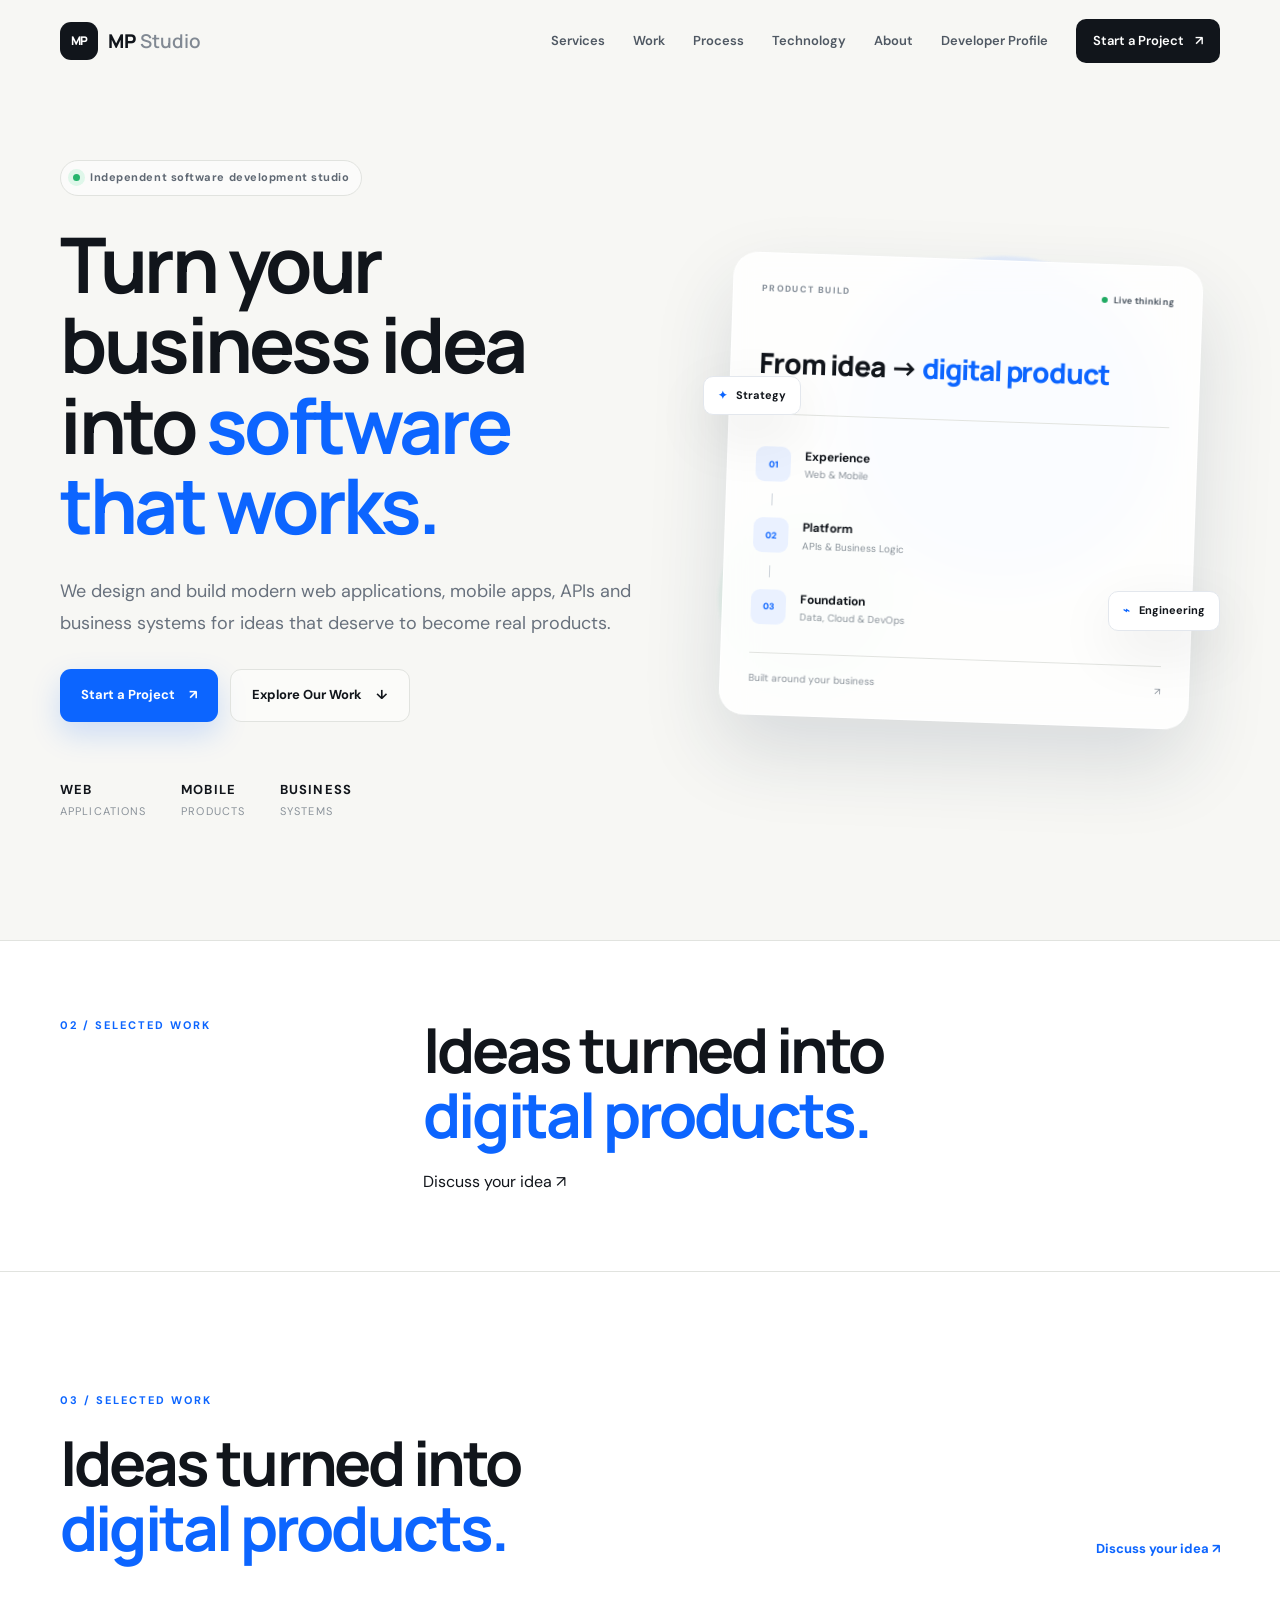
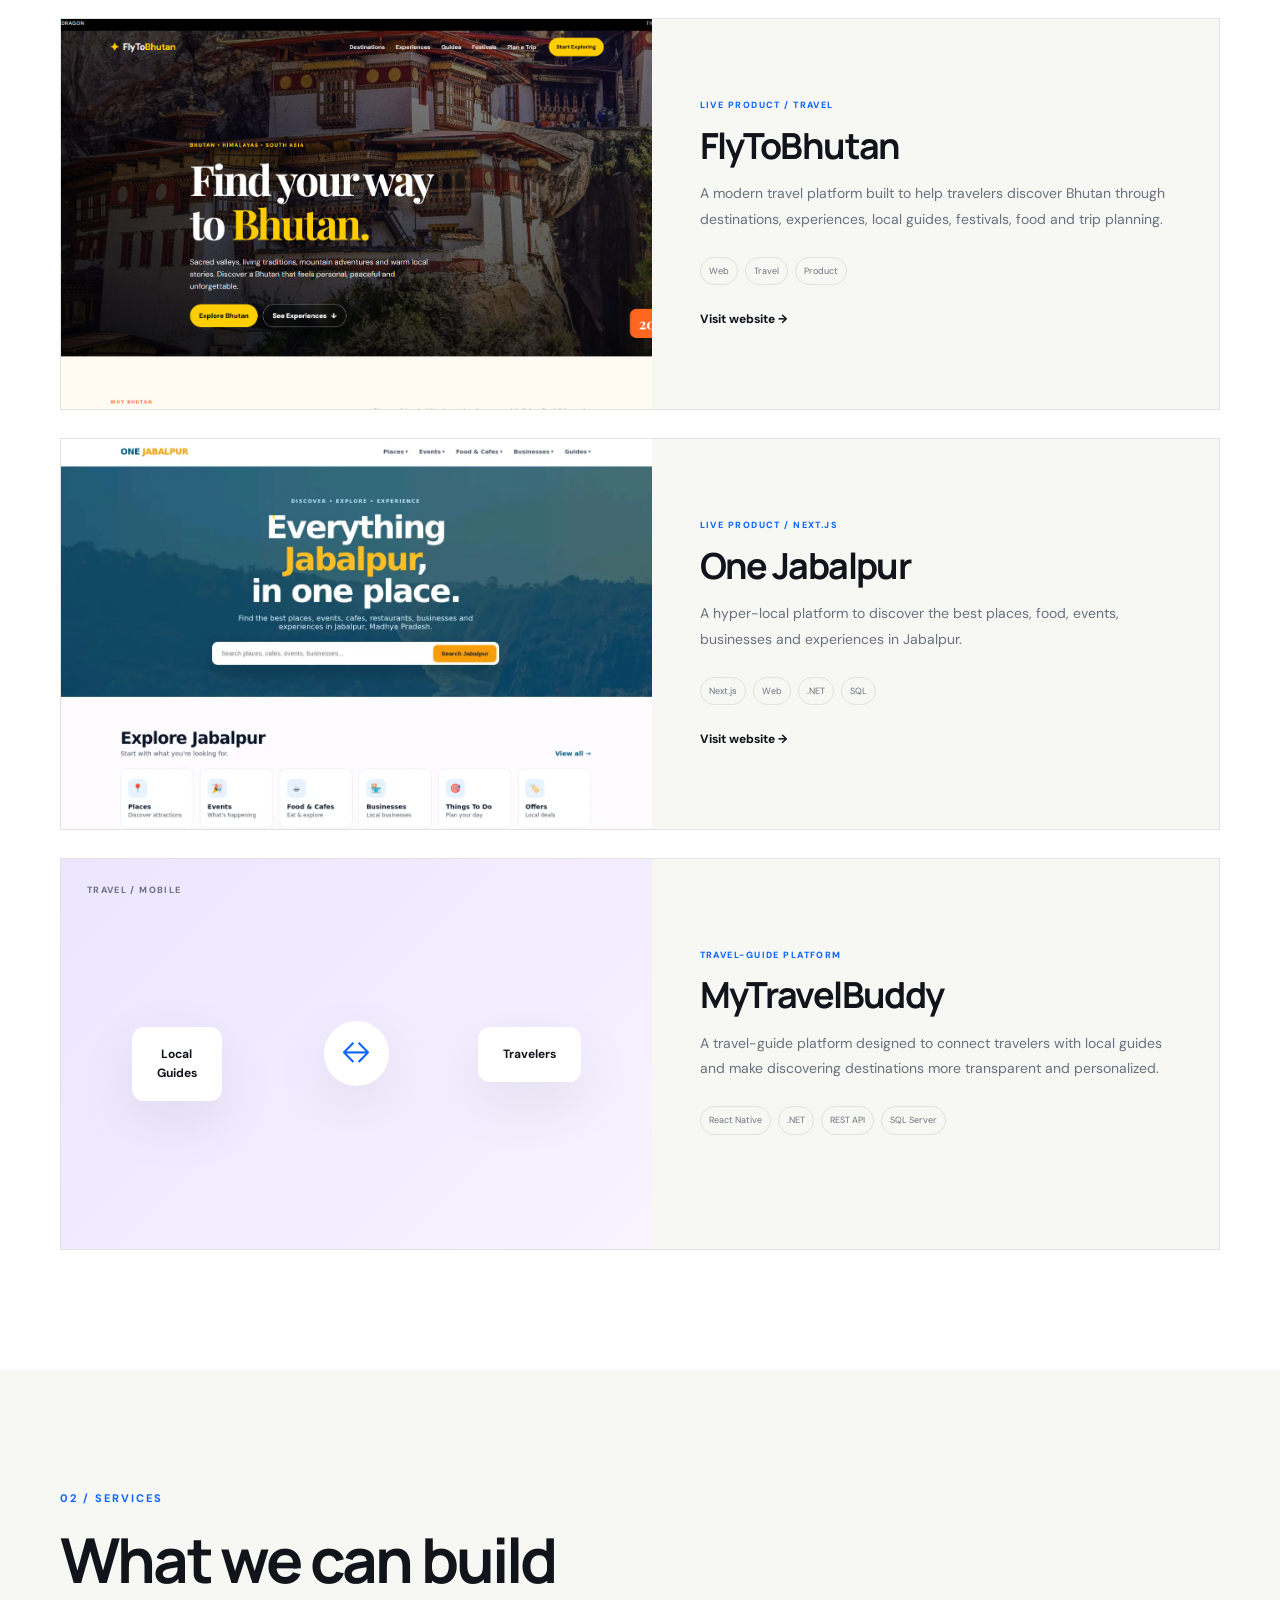
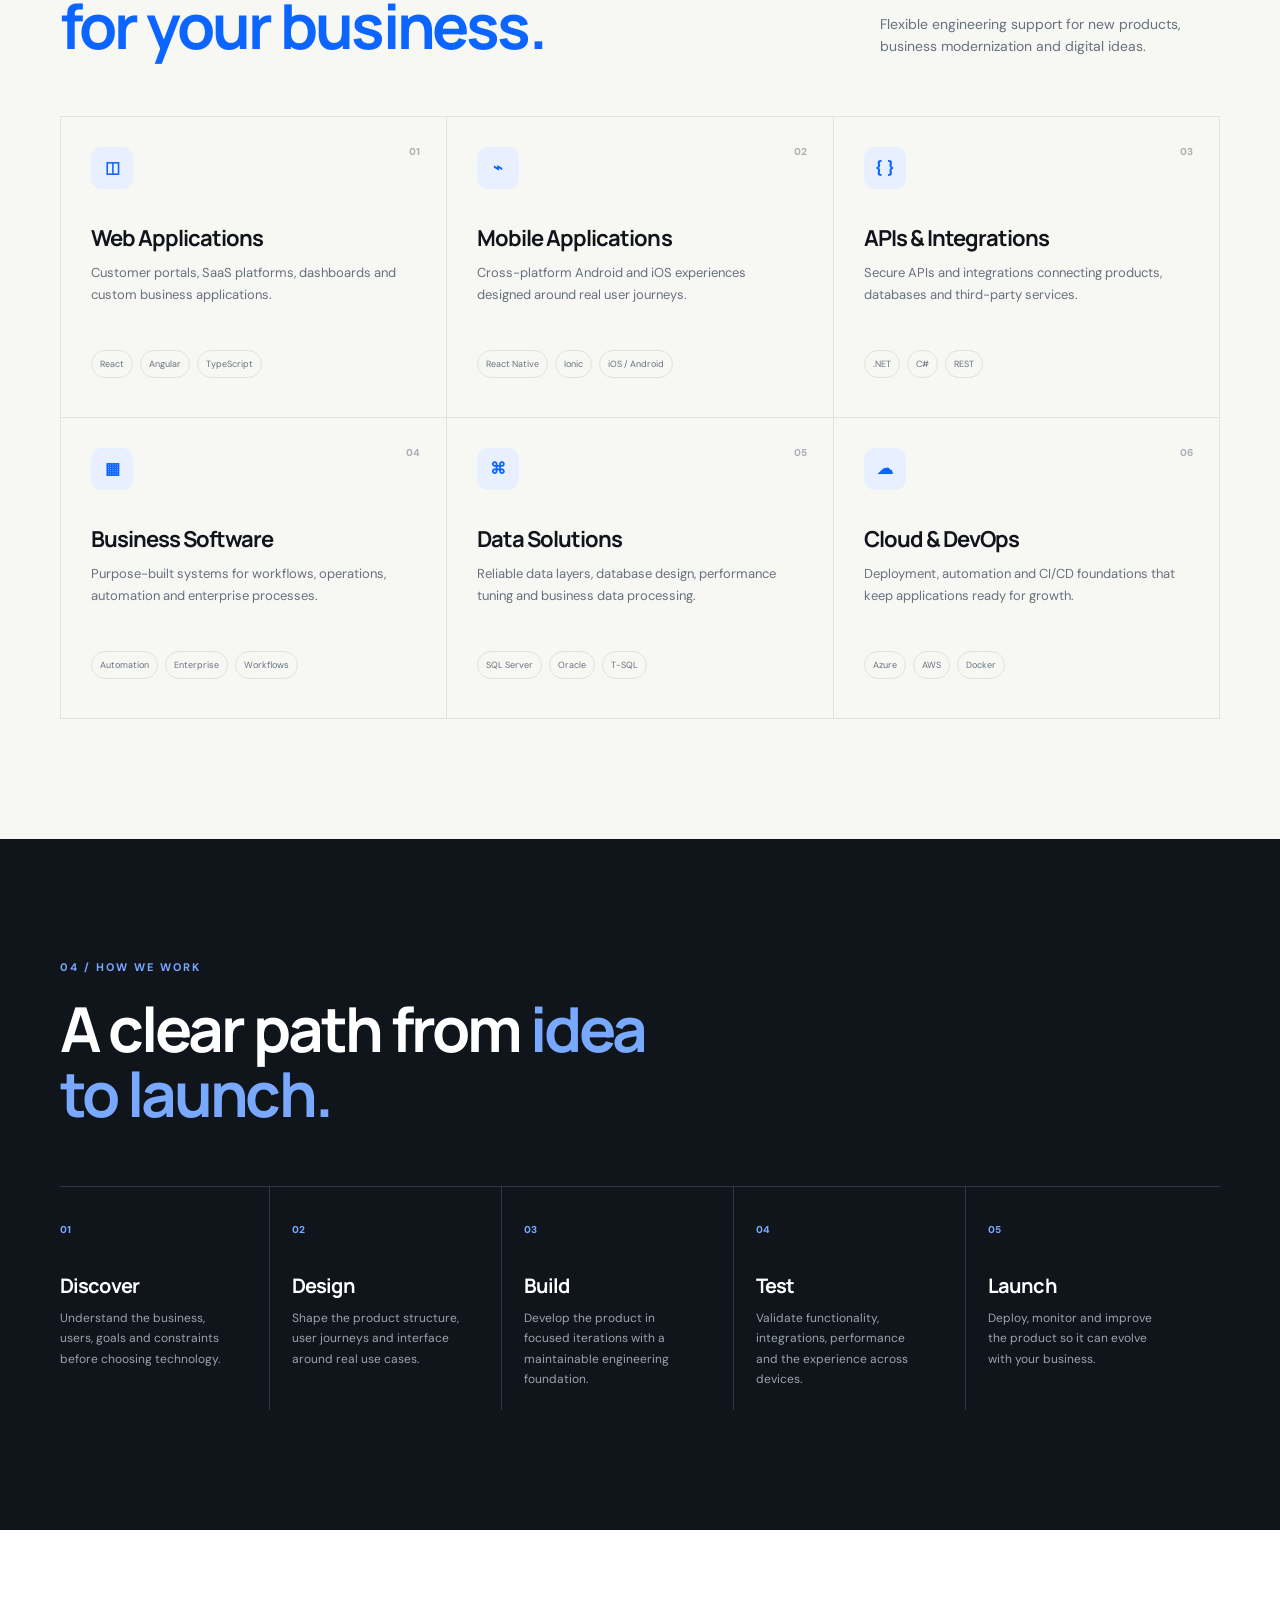
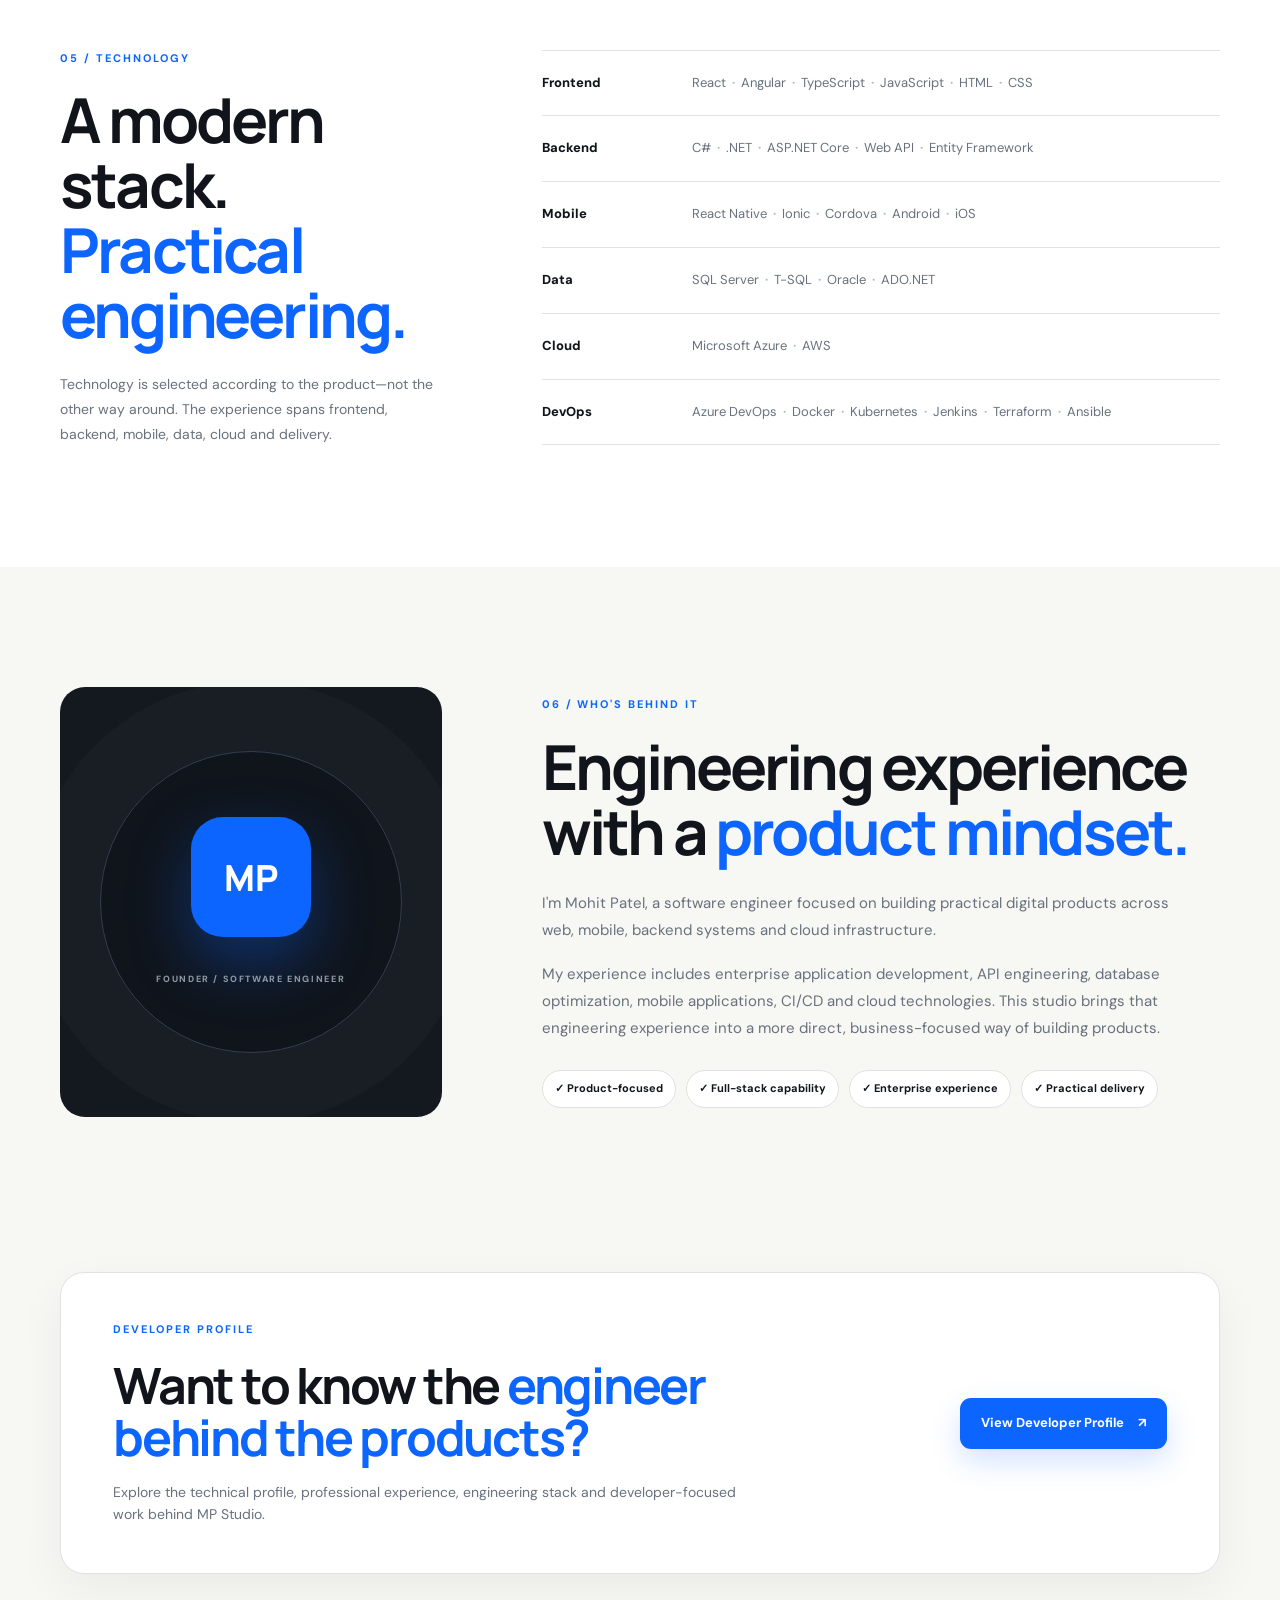
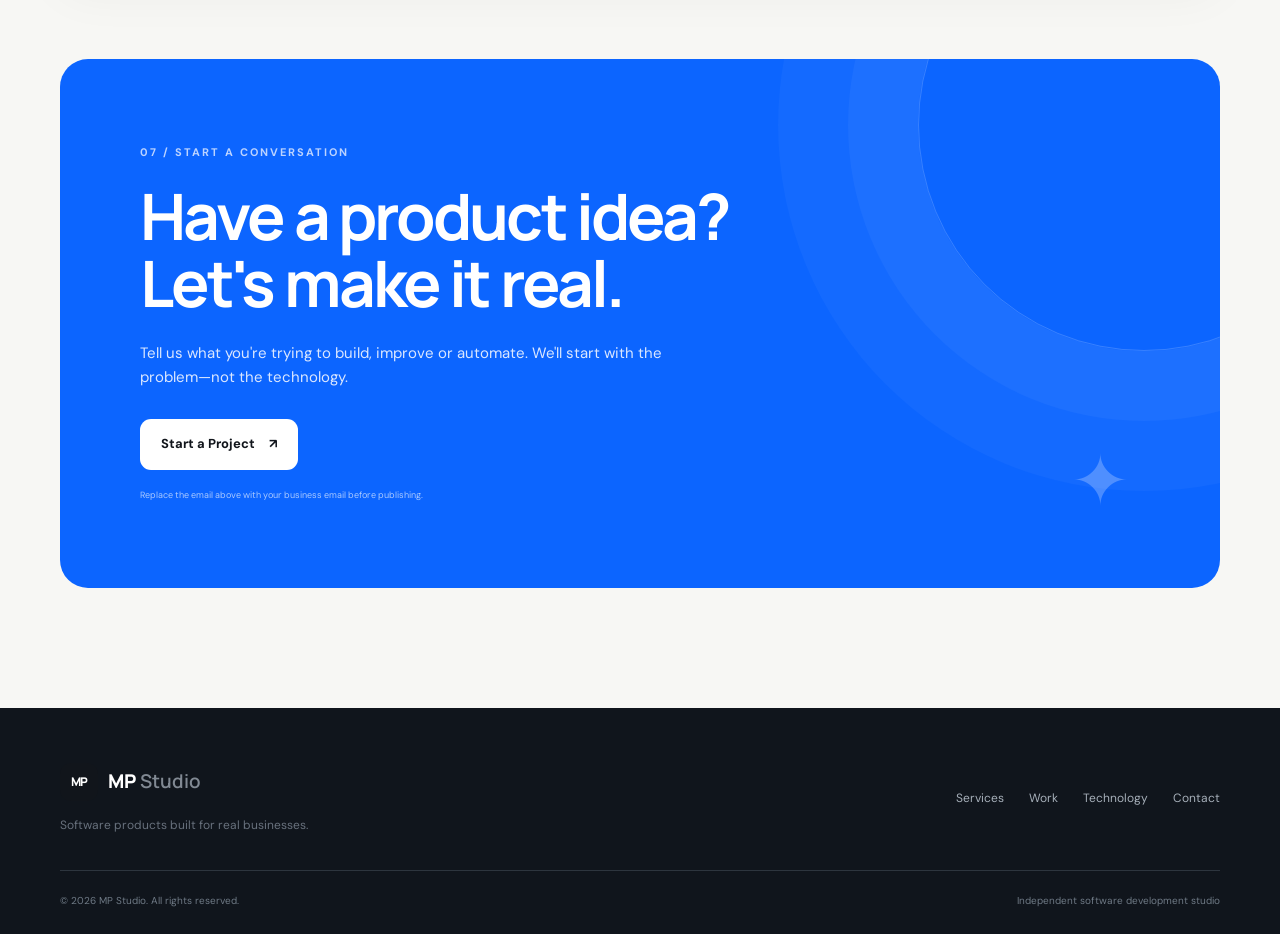
<file: index.html>
<!DOCTYPE html>
<html lang="en">
<head>
  <meta charset="UTF-8">
  <meta name="viewport" content="width=device-width, initial-scale=1.0">
  <meta name="description" content="Custom software development studio building modern web applications, mobile apps, APIs and business systems.">
  <link rel="icon" type="image/png" href="assets/WebsiteIcon.png">
  <title>MP Studio — Software Products Built for Business</title>
  <link rel="preconnect" href="https://fonts.googleapis.com">
  <link rel="preconnect" href="https://fonts.gstatic.com" crossorigin>
  <link href="https://fonts.googleapis.com/css2?family=DM+Sans:wght@400;500;600;700&family=Manrope:wght@600;700;800&display=swap" rel="stylesheet">
  <link rel="stylesheet" href="css/style.css">
</head>
<body>
  <div class="progress" id="progress"></div>

  <header class="site-header" id="top">
    <nav class="nav container">
      <a class="brand" href="#top" aria-label="MP Studio home">
        <span class="brand-mark">MP</span>
        <span>MP<span class="brand-muted"> Studio</span></span>
      </a>

      <button class="menu-toggle" id="menuToggle" aria-label="Toggle menu" aria-expanded="false">
        <span></span><span></span><span></span>
      </button>

      <div class="nav-links" id="navLinks">
        <a href="#services">Services</a>
        <a href="#work">Work</a>
        <a href="#process">Process</a>
        <a href="#technology">Technology</a>
        <a href="#about">About</a>
        <a href="developer-profile/developer-profile.html">Developer Profile</a>
        <a class="nav-cta" href="#contact">Start a Project <span>↗</span></a>
      </div>
    </nav>
  </header>

  <main>
    <section class="hero section">
      <div class="hero-grid container">
        <div class="hero-copy reveal">
          <div class="eyebrow"><span class="pulse"></span> Independent software development studio</div>
          <h1>Turn your business idea into <em>software that works.</em></h1>
          <p class="hero-text">We design and build modern web applications, mobile apps, APIs and business systems for ideas that deserve to become real products.</p>
          <div class="hero-actions">
            <a class="btn btn-primary" href="#contact">Start a Project <span>↗</span></a>
            <a class="btn btn-ghost" href="#work">Explore Our Work <span>↓</span></a>
          </div>
          <div class="trust-row">
            <div><strong>Web</strong><span>Applications</span></div>
            <div><strong>Mobile</strong><span>Products</span></div>
            <div><strong>Business</strong><span>Systems</span></div>
          </div>
        </div>

        <div class="hero-visual reveal">
          <div class="orb orb-one"></div>
          <div class="orb orb-two"></div>
          <div class="product-card">
            <div class="product-top">
              <span class="mini-label">PRODUCT BUILD</span>
              <span class="status"><i></i> Live thinking</span>
            </div>
            <div class="product-title">From idea → <span>digital product</span></div>
            <div class="architecture">
              <div class="arch-node">
                <span class="node-icon">01</span>
                <div><b>Experience</b><small>Web & Mobile</small></div>
              </div>
              <div class="connector"></div>
              <div class="arch-node">
                <span class="node-icon">02</span>
                <div><b>Platform</b><small>APIs & Business Logic</small></div>
              </div>
              <div class="connector"></div>
              <div class="arch-node">
                <span class="node-icon">03</span>
                <div><b>Foundation</b><small>Data, Cloud & DevOps</small></div>
              </div>
            </div>
            <div class="product-footer">
              <span>Built around your business</span>
              <span>↗</span>
            </div>
          </div>
          <div class="floating-note note-one"><span>✦</span> Strategy</div>
          <div class="floating-note note-two"><span>⌁</span> Engineering</div>
        </div>
      </div>
    </section>

    <section class="intro section-sm">
      <div class="container intro-grid">
        <div class="section-kicker">02 / SELECTED WORK</div>
        <div>
          <h2>Ideas turned into<br><span>digital products.</span></h2>
          <a href="#contact">Discuss your idea ↗</a>
        </div>
      </div>
    </section>

    <section class="work section" id="work">
      <div class="container">
        <div class="section-heading reveal">
          <div>
            <div class="section-kicker">03 / SELECTED WORK</div>
            <h2>Ideas turned into<br><span>digital products.</span></h2>
          </div>
          <a class="text-link" href="#contact">Discuss your idea ↗</a>
        </div>

        <div class="project-list">
          <article class="project-card featured reveal">
            <div class="project-visual travel">
              <img src="assets/FlyToBhutan.png" alt="FlyToBhutan website homepage">
            </div>
            <div class="project-copy">
              <span class="project-type">LIVE PRODUCT / TRAVEL</span>
              <h3>FlyToBhutan</h3>
              <p>A modern travel platform built to help travelers discover Bhutan through destinations, experiences, local guides, festivals, food and trip planning.</p>
              <div class="project-meta"><span>Web</span><span>Travel</span><span>Product</span></div>
              <a class="project-link" href="https://www.flytobhutan.com/" target="_blank" rel="noopener noreferrer">Visit website →</a>
            </div>
          </article>

          <article class="project-card reveal">
            <div class="project-visual city">
              <img src="assets/OneJabalpur.png" alt="One Jabalpur website homepage">
            </div>
            <div class="project-copy">
              <span class="project-type">LIVE PRODUCT / NEXT.JS</span>
              <h3>One Jabalpur</h3>
              <p>A hyper-local platform to discover the best places, food, events, businesses and experiences in Jabalpur.</p>
              <div class="project-meta"><span>Next.js</span><span>Web</span><span>.NET</span><span>SQL</span></div>
              <a class="project-link" href="https://www.onejabalpur.com/" target="_blank" rel="noopener noreferrer">Visit website →</a>
            </div>
          </article>

          <article class="project-card reveal">
            <div class="project-visual sync">
              <div class="visual-label">TRAVEL / MOBILE</div>
              <div class="sync-center">↔</div>
              <div class="sync-box left">Local<br>Guides</div>
              <div class="sync-box right">Travelers</div>
            </div>
            <div class="project-copy">
              <span class="project-type">TRAVEL-GUIDE PLATFORM</span>
              <h3>MyTravelBuddy</h3>
              <p>A travel-guide platform designed to connect travelers with local guides and make discovering destinations more transparent and personalized.</p>
              <div class="project-meta"><span>React Native</span><span>.NET</span><span>REST API</span><span>SQL Server</span></div>
            </div>
          </article>
        </div>
      </div>
    </section>

    <section class="services section" id="services">
      <div class="container">
        <div class="section-heading reveal">
          <div>
            <div class="section-kicker">02 / SERVICES</div>
            <h2>What we can build<br><span>for your business.</span></h2>
          </div>
          <p>Flexible engineering support for new products, business modernization and digital ideas.</p>
        </div>

        <div class="service-grid">
          <article class="service-card reveal">
            <span class="service-number">01</span>
            <div class="service-icon">◫</div>
            <h3>Web Applications</h3>
            <p>Customer portals, SaaS platforms, dashboards and custom business applications.</p>
            <div class="tags"><span>React</span><span>Angular</span><span>TypeScript</span></div>
          </article>
          <article class="service-card reveal">
            <span class="service-number">02</span>
            <div class="service-icon">⌁</div>
            <h3>Mobile Applications</h3>
            <p>Cross-platform Android and iOS experiences designed around real user journeys.</p>
            <div class="tags"><span>React Native</span><span>Ionic</span><span>iOS / Android</span></div>
          </article>
          <article class="service-card reveal">
            <span class="service-number">03</span>
            <div class="service-icon">{ }</div>
            <h3>APIs & Integrations</h3>
            <p>Secure APIs and integrations connecting products, databases and third-party services.</p>
            <div class="tags"><span>.NET</span><span>C#</span><span>REST</span></div>
          </article>
          <article class="service-card reveal">
            <span class="service-number">04</span>
            <div class="service-icon">▦</div>
            <h3>Business Software</h3>
            <p>Purpose-built systems for workflows, operations, automation and enterprise processes.</p>
            <div class="tags"><span>Automation</span><span>Enterprise</span><span>Workflows</span></div>
          </article>
          <article class="service-card reveal">
            <span class="service-number">05</span>
            <div class="service-icon">⌘</div>
            <h3>Data Solutions</h3>
            <p>Reliable data layers, database design, performance tuning and business data processing.</p>
            <div class="tags"><span>SQL Server</span><span>Oracle</span><span>T-SQL</span></div>
          </article>
          <article class="service-card reveal">
            <span class="service-number">06</span>
            <div class="service-icon">☁</div>
            <h3>Cloud & DevOps</h3>
            <p>Deployment, automation and CI/CD foundations that keep applications ready for growth.</p>
            <div class="tags"><span>Azure</span><span>AWS</span><span>Docker</span></div>
          </article>
        </div>
      </div>
    </section>

    <section class="process section" id="process">
      <div class="container">
        <div class="process-header reveal">
          <div class="section-kicker">04 / HOW WE WORK</div>
          <h2>A clear path from <span>idea to launch.</span></h2>
        </div>
        <div class="process-grid">
          <div class="process-step reveal"><span>01</span><h3>Discover</h3><p>Understand the business, users, goals and constraints before choosing technology.</p></div>
          <div class="process-step reveal"><span>02</span><h3>Design</h3><p>Shape the product structure, user journeys and interface around real use cases.</p></div>
          <div class="process-step reveal"><span>03</span><h3>Build</h3><p>Develop the product in focused iterations with a maintainable engineering foundation.</p></div>
          <div class="process-step reveal"><span>04</span><h3>Test</h3><p>Validate functionality, integrations, performance and the experience across devices.</p></div>
          <div class="process-step reveal"><span>05</span><h3>Launch</h3><p>Deploy, monitor and improve the product so it can evolve with your business.</p></div>
        </div>
      </div>
    </section>

    <section class="technology section" id="technology">
      <div class="container">
        <div class="tech-grid">
          <div class="tech-intro reveal">
            <div class="section-kicker">05 / TECHNOLOGY</div>
            <h2>A modern stack.<br><span>Practical engineering.</span></h2>
            <p>Technology is selected according to the product—not the other way around. The experience spans frontend, backend, mobile, data, cloud and delivery.</p>
          </div>
          <div class="tech-list reveal">
            <div class="tech-row"><span>Frontend</span><div>React <b>·</b> Angular <b>·</b> TypeScript <b>·</b> JavaScript <b>·</b> HTML <b>·</b> CSS</div></div>
            <div class="tech-row"><span>Backend</span><div>C# <b>·</b> .NET <b>·</b> ASP.NET Core <b>·</b> Web API <b>·</b> Entity Framework</div></div>
            <div class="tech-row"><span>Mobile</span><div>React Native <b>·</b> Ionic <b>·</b> Cordova <b>·</b> Android <b>·</b> iOS</div></div>
            <div class="tech-row"><span>Data</span><div>SQL Server <b>·</b> T-SQL <b>·</b> Oracle <b>·</b> ADO.NET</div></div>
            <div class="tech-row"><span>Cloud</span><div>Microsoft Azure <b>·</b> AWS</div></div>
            <div class="tech-row"><span>DevOps</span><div>Azure DevOps <b>·</b> Docker <b>·</b> Kubernetes <b>·</b> Jenkins <b>·</b> Terraform <b>·</b> Ansible</div></div>
          </div>
        </div>
      </div>
    </section>

    <section class="about section" id="about">
      <div class="container about-grid">
        <div class="about-card reveal">
          <div class="about-mark">MP</div>
          <div class="about-caption">FOUNDER / SOFTWARE ENGINEER</div>
        </div>
        <div class="about-copy reveal">
          <div class="section-kicker">06 / WHO'S BEHIND IT</div>
          <h2>Engineering experience with a <span>product mindset.</span></h2>
          <p>I'm Mohit Patel, a software engineer focused on building practical digital products across web, mobile, backend systems and cloud infrastructure.</p>
          <p>My experience includes enterprise application development, API engineering, database optimization, mobile applications, CI/CD and cloud technologies. This studio brings that engineering experience into a more direct, business-focused way of building products.</p>
          <div class="about-points">
            <span>✓ Product-focused</span>
            <span>✓ Full-stack capability</span>
            <span>✓ Enterprise experience</span>
            <span>✓ Practical delivery</span>
          </div>
        </div>
      </div>
    </section>


    <section class="developer-callout section">
      <div class="container developer-callout-box reveal">
        <div>
          <div class="section-kicker">DEVELOPER PROFILE</div>
          <h2>Want to know the <span>engineer behind the products?</span></h2>
          <p>Explore the technical profile, professional experience, engineering stack and developer-focused work behind MP Studio.</p>
        </div>
        <a class="btn btn-primary" href="developer-profile/developer-profile.html">View Developer Profile <span>↗</span></a>
      </div>
    </section>

    <section class="cta section" id="contact">
      <div class="container cta-box reveal">
        <div class="cta-decoration">✦</div>
        <div class="section-kicker">07 / START A CONVERSATION</div>
        <h2>Have a product idea?<br><span>Let's make it real.</span></h2>
        <p>Tell us what you're trying to build, improve or automate. We'll start with the problem—not the technology.</p>
        <a class="btn btn-light" href="mailto:mohittpattel@gmail.com?subject=Software%20Project%20Inquiry">Start a Project <span>↗</span></a>
        <div class="cta-note">Replace the email above with your business email before publishing.</div>
      </div>
    </section>
  </main>

  <footer class="footer">
    <div class="container footer-grid">
      <div>
        <a class="brand footer-brand" href="#top"><span class="brand-mark">MP</span><span>MP<span class="brand-muted"> Studio</span></span></a>
        <p>Software products built for real businesses.</p>
      </div>
      <div class="footer-links">
        <a href="#services">Services</a><a href="#work">Work</a><a href="#technology">Technology</a><a href="#contact">Contact</a>
      </div>
      <div class="footer-bottom">
        <span>© <span id="year"></span> MP Studio. All rights reserved.</span>
        <span>Independent software development studio</span>
      </div>
    </div>
  </footer>

  <div class="modal" id="projectModal" aria-hidden="true">
    <div class="modal-panel">
      <button class="modal-close" id="modalClose" aria-label="Close">×</button>
      <div class="section-kicker">PROJECT INQUIRY</div>
      <h3 id="modalTitle">Let's discuss your project</h3>
      <p>You're interested in <strong id="selectedProject"></strong>. Send a short note and we can discuss the product, scope and next steps.</p>
      <a id="modalMail" class="btn btn-primary" href="#">Send Inquiry ↗</a>
    </div>
  </div>

  <script src="js/script.js"></script>
</body>
</html>
</file>
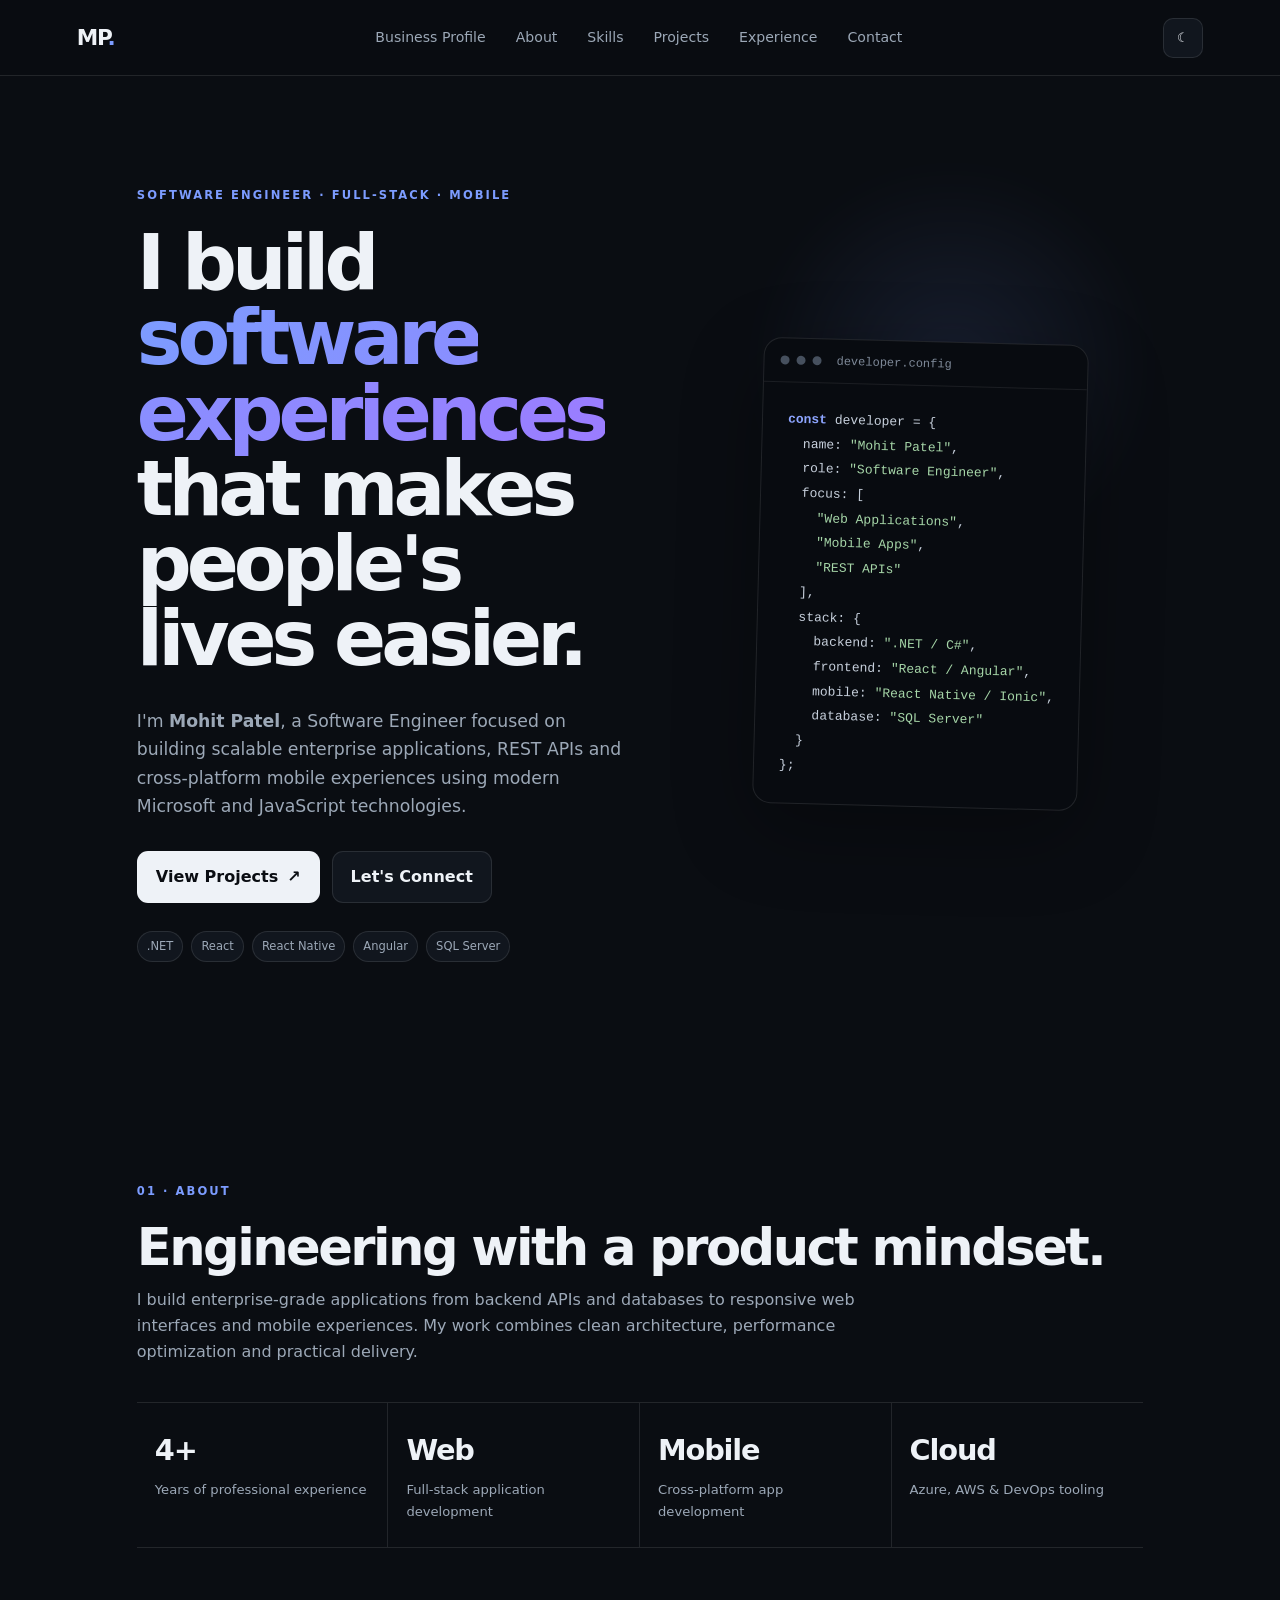
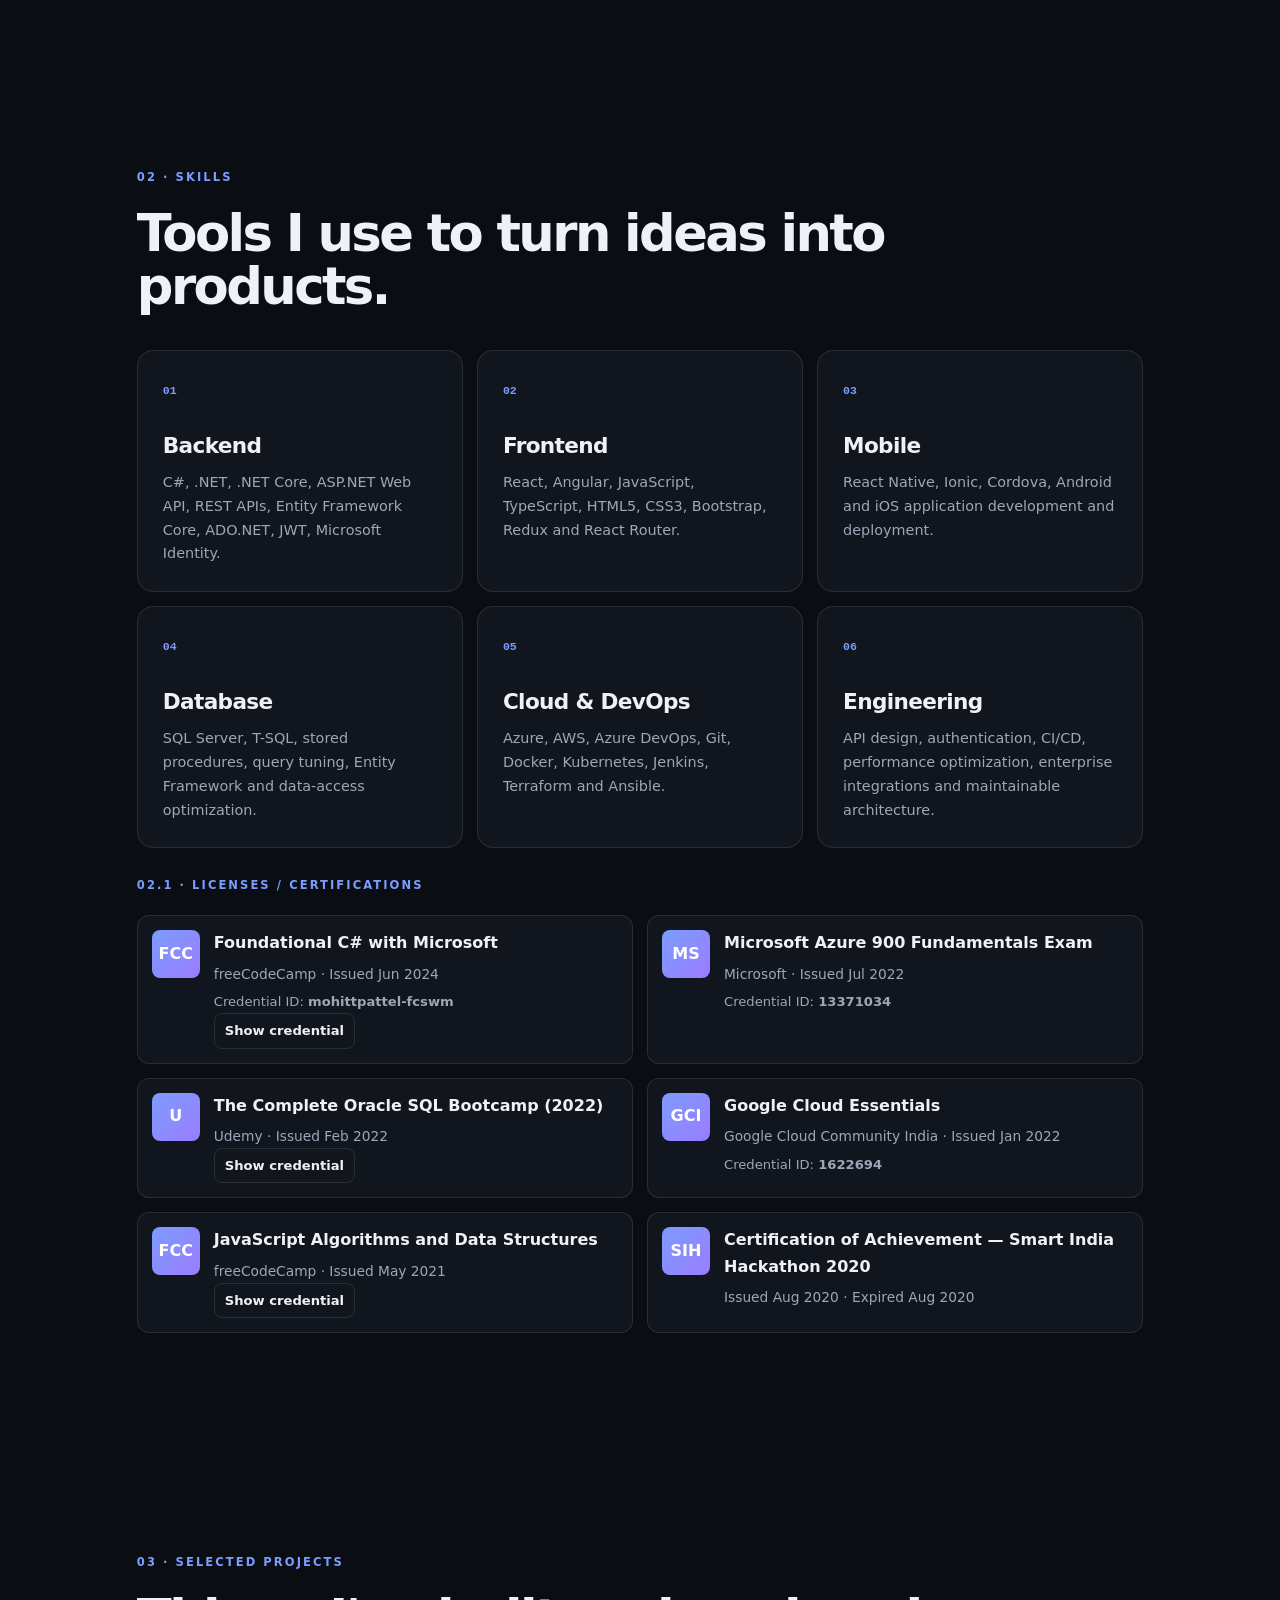
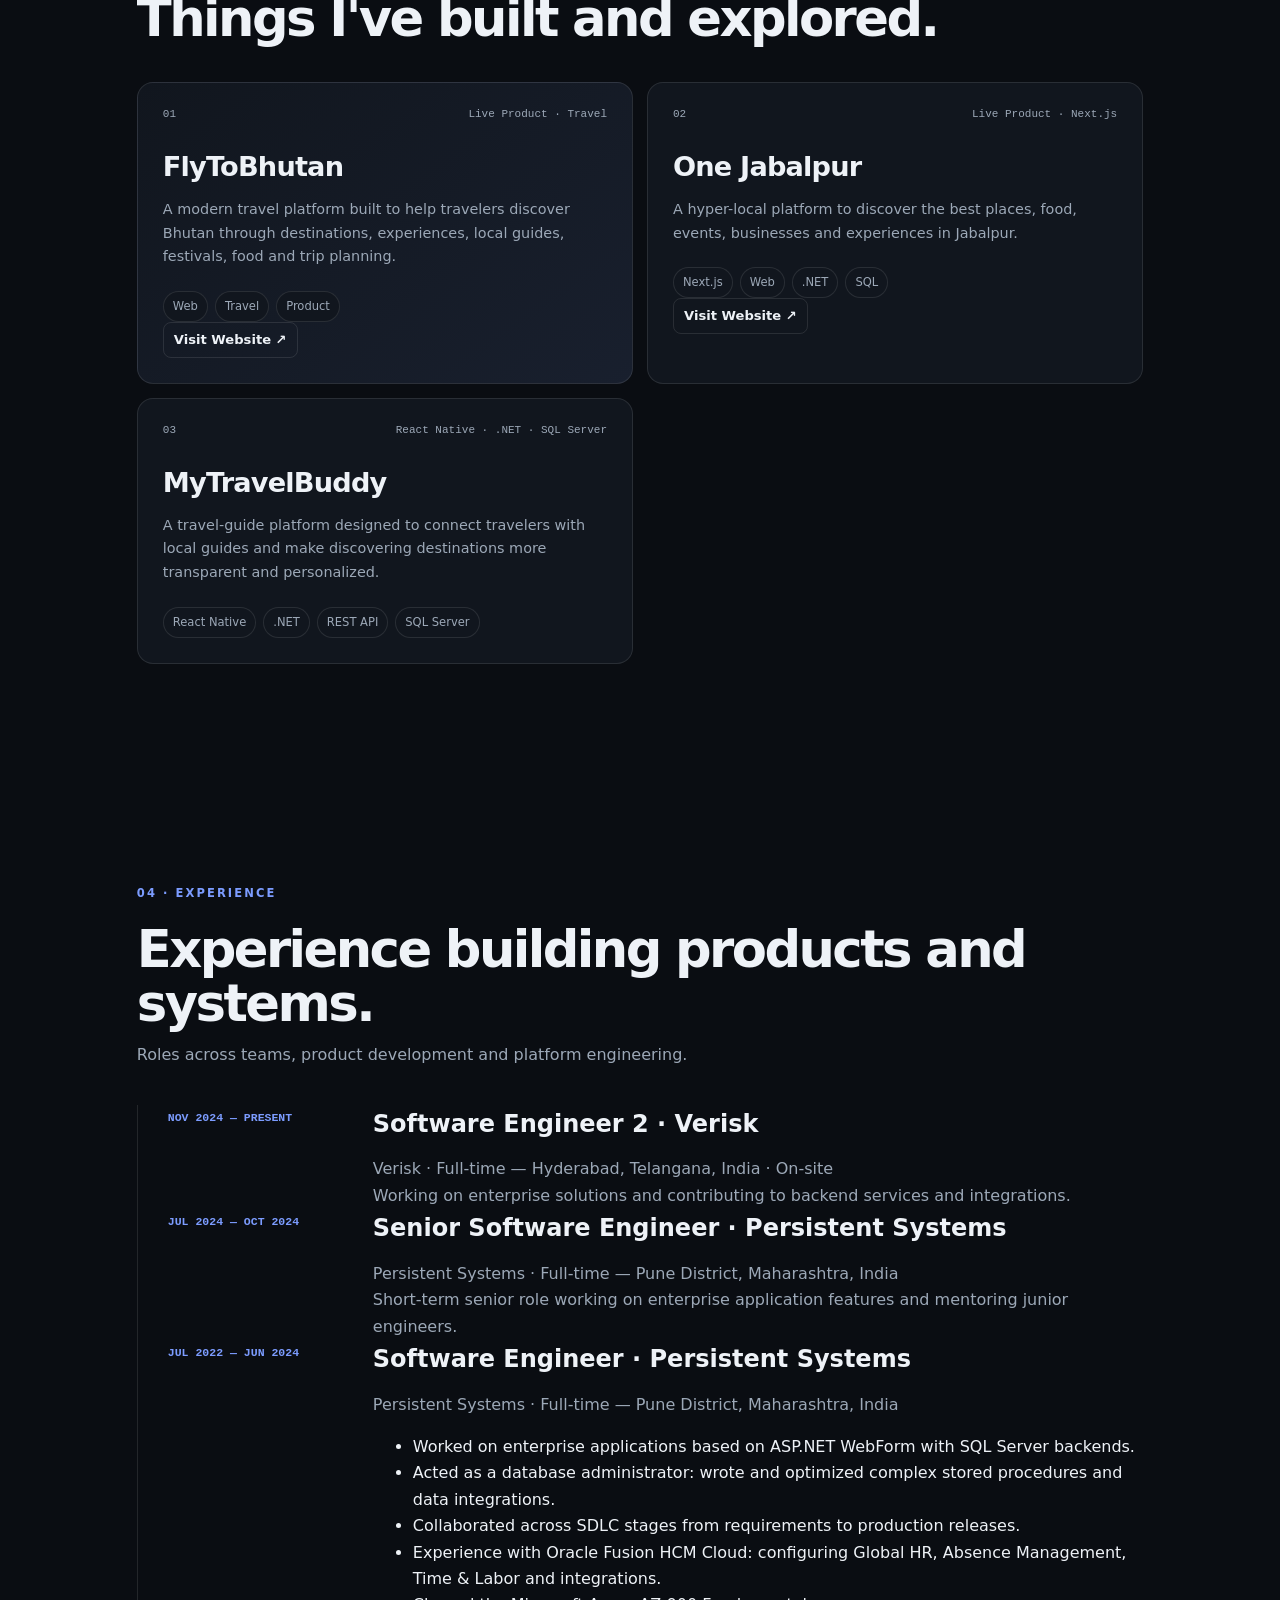
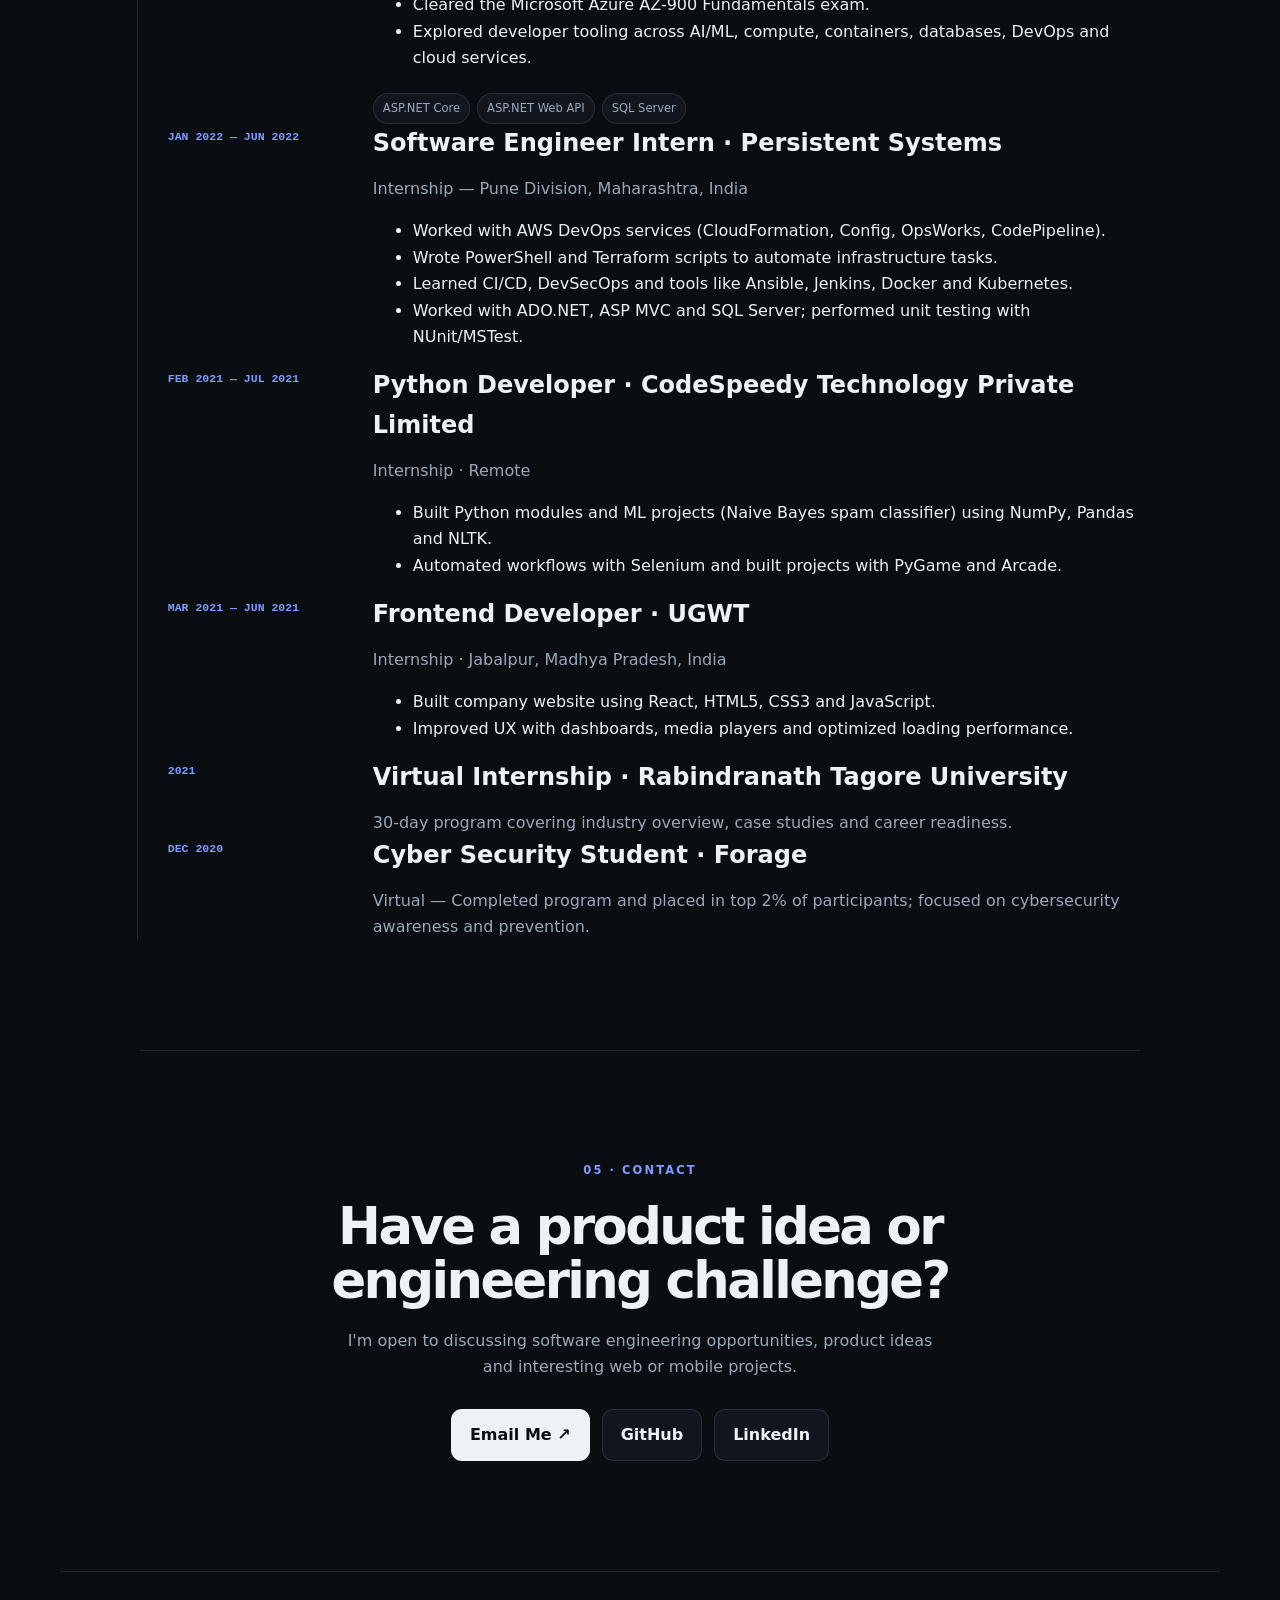
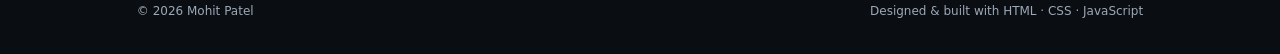
<file: developer-profile/developer-profile.html>
<!DOCTYPE html>
<html lang="en">

<head>
  <meta charset="UTF-8">
  <meta name="viewport" content="width=device-width, initial-scale=1.0">
  <meta name="description"
    content="Mohit Patel — Software Engineer and Full-Stack Web & Mobile Developer specializing in .NET, React, React Native, Angular, SQL Server, Cloud and DevOps.">
  <meta name="author" content="Mohit Patel">
  <meta property="og:title" content="Mohit Patel | Software Engineer">
  <meta property="og:description"
    content="Full-Stack Web & Mobile Developer — .NET, React, React Native, Angular, SQL Server, Cloud & DevOps.">
  <meta property="og:type" content="website">
  <meta property="og:image" content="images/profile-1.jpeg">
  <meta property="og:image:alt" content="Mohit Patel — portrait">
  <meta name="twitter:card" content="summary_large_image">
  <link rel="icon" type="image/png" href="../assets/WebsiteIcon.png">
  <link rel="canonical" href="https://mohittpattel.github.io/">
  <title>Mohit Patel | Software Engineer</title>
  <link rel="icon" href="images/favicon.png" type="image/png">
  <link rel="stylesheet" href="style.css">
</head>

<body>
  <header class="nav">
    <a class="brand" href="#home">MP<span>.</span></a>
    <nav id="navLinks">
      <a href="../index.html" target="_blank" rel="noopener noreferrer">Business Profile</a>
      <a href="#about">About</a>
      <a href="#skills">Skills</a>
      <a href="#projects">Projects</a>
      <a href="#experience">Experience</a>
      <a href="#contact">Contact</a>
    </nav>
    <div class="nav-actions">
      <button id="themeToggle" class="icon-btn" aria-label="Toggle theme">☾</button>
      <button id="menuToggle" class="icon-btn menu-btn" aria-label="Open menu">☰</button>
    </div>
  </header>

  <main>
    <section id="home" class="hero section">
      <div class="hero-copy reveal">
        <p class="eyebrow">SOFTWARE ENGINEER · FULL-STACK · MOBILE</p>
        <h1>I build<span> software experiences </span> that makes people's lives easier.</h1>
        <p class="hero-text">
          I'm <b>Mohit Patel</b>, a Software Engineer focused on building scalable enterprise
          applications, REST APIs and cross-platform mobile experiences using modern
          Microsoft and JavaScript technologies.
        </p>
        <div class="cta-row">
          <a class="btn primary" href="#projects">View Projects <span>↗</span></a>
          <a class="btn secondary" href="#contact">Let's Connect</a>
        </div>
        <div class="quick-stack">
          <span>.NET</span><span>React</span><span>React Native</span><span>Angular</span><span>SQL Server</span>
        </div>
        <!-- portrait removed -->
      </div>
      <div class="hero-card reveal">
        <div class="code-window">
          <div class="window-bar"><i></i><i></i><i></i><span>developer.config</span></div>
          <pre><code><b>const</b> developer = {
  name: <em>"Mohit Patel"</em>,
  role: <em>"Software Engineer"</em>,
  focus: [
    <em>"Web Applications"</em>,
    <em>"Mobile Apps"</em>,
    <em>"REST APIs"</em>
  ],
  stack: {
    backend: <em>".NET / C#"</em>,
    frontend: <em>"React / Angular"</em>,
    mobile: <em>"React Native / Ionic"</em>,
    database: <em>"SQL Server"</em>
  }
};</code></pre>
        </div>
      </div>
    </section>

    <section id="about" class="section narrow reveal">
      <p class="eyebrow">01 · ABOUT</p>
      <div class="section-heading">
        <h2>Engineering with a product mindset.</h2>
        <p>
          I build enterprise-grade applications from backend APIs and databases to
          responsive web interfaces and mobile experiences. My work combines clean
          architecture, performance optimization and practical delivery.
        </p>
      </div>
      <div class="stats">
        <div><strong>4+</strong><span>Years of professional experience</span></div>
        <div><strong>Web</strong><span>Full-stack application development</span></div>
        <div><strong>Mobile</strong><span>Cross-platform app development</span></div>
        <div><strong>Cloud</strong><span>Azure, AWS & DevOps tooling</span></div>
      </div>
    </section>

    <section id="skills" class="section reveal">
      <p class="eyebrow">02 · SKILLS</p>
      <div class="section-heading">
        <h2>Tools I use to turn ideas into products.</h2>
      </div>
      <div class="skill-grid">
        <article class="skill-card"><span class="skill-no">01</span>
          <h3>Backend</h3>
          <p>C#, .NET, .NET Core, ASP.NET Web API, REST APIs, Entity Framework Core, ADO.NET, JWT, Microsoft Identity.
          </p>
        </article>
        <article class="skill-card"><span class="skill-no">02</span>
          <h3>Frontend</h3>
          <p>React, Angular, JavaScript, TypeScript, HTML5, CSS3, Bootstrap, Redux and React Router.</p>
        </article>
        <article class="skill-card"><span class="skill-no">03</span>
          <h3>Mobile</h3>
          <p>React Native, Ionic, Cordova, Android and iOS application development and deployment.</p>
        </article>
        <article class="skill-card"><span class="skill-no">04</span>
          <h3>Database</h3>
          <p>SQL Server, T-SQL, stored procedures, query tuning, Entity Framework and data-access optimization.</p>
        </article>
        <article class="skill-card"><span class="skill-no">05</span>
          <h3>Cloud & DevOps</h3>
          <p>Azure, AWS, Azure DevOps, Git, Docker, Kubernetes, Jenkins, Terraform and Ansible.</p>
        </article>
        <article class="skill-card"><span class="skill-no">06</span>
          <h3>Engineering</h3>
          <p>API design, authentication, CI/CD, performance optimization, enterprise integrations and maintainable
            architecture.</p>
        </article>
      </div>

      <div class="certifications">
        <p class="eyebrow">02.1 · LICENSES / CERTIFICATIONS</p>
        <div class="cert-grid">
          <article class="cert-card">
            <div class="cert-logo">
              <div class="cert-placeholder">FCC</div>
            </div>
            <div class="cert-body">
              <h4>Foundational C# with Microsoft</h4>
              <p class="issuer">freeCodeCamp · Issued Jun 2024</p>
              <p class="cred">Credential ID: <strong>mohittpattel-fcswm</strong></p>
              <a class="btn small"
                href="https://www.freecodecamp.org/certification/mohittpattel/foundational-c-sharp-with-microsoft"
                target="_blank" rel="noopener noreferrer" aria-label="View Foundational C# credential">Show
                credential</a>
            </div>
          </article>

          <article class="cert-card">
            <div class="cert-logo">
              <div class="cert-placeholder">MS</div>
            </div>
            <div class="cert-body">
              <h4>Microsoft Azure 900 Fundamentals Exam</h4>
              <p class="issuer">Microsoft · Issued Jul 2022</p>
              <p class="cred">Credential ID: <strong>13371034</strong></p>
            </div>
          </article>

          <article class="cert-card">
            <div class="cert-logo">
              <div class="cert-placeholder">U</div>
            </div>
            <div class="cert-body">
              <h4>The Complete Oracle SQL Bootcamp (2022)</h4>
              <p class="issuer">Udemy · Issued Feb 2022</p>
              <a class="btn small"
                href="https://www.skills.google/public_profiles/159e2598-d4a2-4c87-ac32-fab912d68f3f/badges/1622694?utm_medium=social&utm_source=linkedin&utm_campaign=ql-social-share"
                target="_blank" rel="noopener noreferrer" aria-label="View Google Cloud Essentials credential">Show
                credential</a>
            </div>
          </article>

          <article class="cert-card">
            <div class="cert-logo">
              <div class="cert-placeholder">GCI</div>
            </div>
            <div class="cert-body">
              <h4>Google Cloud Essentials</h4>
              <p class="issuer">Google Cloud Community India · Issued Jan 2022</p>
              <p class="cred">Credential ID: <strong>1622694</strong></p>
              <!-- credential button removed per request -->
            </div>
          </article>

          <article class="cert-card">
            <div class="cert-logo">
              <div class="cert-placeholder">FCC</div>
            </div>
            <div class="cert-body">
              <h4>JavaScript Algorithms and Data Structures</h4>
              <p class="issuer">freeCodeCamp · Issued May 2021</p>
              <a class="btn small"
                href="https://www.freecodecamp.org/certification/mohittpattel/javascript-algorithms-and-data-structures"
                target="_blank" rel="noopener noreferrer" aria-label="View JavaScript Algorithms credential">Show
                credential</a>
            </div>
          </article>

          <article class="cert-card">
            <div class="cert-logo">
              <div class="cert-placeholder">SIH</div>
            </div>
            <div class="cert-body">
              <h4>Certification of Achievement — Smart India Hackathon 2020</h4>
              <p class="issuer">Issued Aug 2020 · Expired Aug 2020</p>
            </div>
          </article>
        </div>
      </div>
    </section>

    <section id="projects" class="section reveal">
      <p class="eyebrow">03 · SELECTED PROJECTS</p>
      <div class="section-heading">
        <h2>Things I've built and explored.</h2>
      </div>
      <div class="project-grid">
        <article class="project-card featured">
          <div class="project-top"><span>01</span><span>Live Product · Travel</span></div>
          <h3>FlyToBhutan</h3>
          <p>A modern travel platform built to help travelers discover Bhutan through destinations, experiences,
            local guides, festivals, food and trip planning.</p>
          <div class="tags"><span>Web</span><span>Travel</span><span>Product</span></div>
          <a class="btn small" href="https://www.flytobhutan.com/" target="_blank" rel="noopener noreferrer"
            aria-label="Visit FlyToBhutan website">Visit Website ↗</a>
        </article>
        <article class="project-card">
          <div class="project-top"><span>02</span><span>Live Product · Next.js</span></div>
          <h3>One Jabalpur</h3>
          <p>A hyper-local platform to discover the best places, food, events, businesses and experiences in
            Jabalpur.</p>
          <div class="tags"><span>Next.js</span><span>Web</span><span>.NET</span><span>SQL</span></div>
          <a class="btn small" href="https://www.onejabalpur.com/" target="_blank" rel="noopener noreferrer"
            aria-label="Visit One Jabalpur website">Visit Website ↗</a>
        </article>
        <article class="project-card">
          <div class="project-top"><span>03</span><span>React Native · .NET · SQL Server</span></div>
          <h3>MyTravelBuddy</h3>
          <p>A travel-guide platform designed to connect travelers with local guides and make discovering destinations
            more transparent and personalized.</p>
          <div class="tags"><span>React Native</span><span>.NET</span><span>REST API</span><span>SQL Server</span></div>
        </article>
      </div>
    </section>

    <section id="experience" class="section narrow reveal">
      <p class="eyebrow">04 · EXPERIENCE</p>
      <div class="section-heading">
        <h2>Experience building products and systems.</h2>
        <p>Roles across teams, product development and platform engineering.</p>
      </div>
      <div class="timeline">

        <article>
          <div class="time">NOV 2024 — PRESENT</div>
          <div>
            <h3>Software Engineer 2 · Verisk</h3>
            <p>Verisk · Full-time — Hyderabad, Telangana, India · On-site</p>
            <p>Working on enterprise solutions and contributing to backend services and integrations.</p>
          </div>
        </article>

        <article>
          <div class="time">JUL 2024 — OCT 2024</div>
          <div>
            <h3>Senior Software Engineer · Persistent Systems</h3>
            <p>Persistent Systems · Full-time — Pune District, Maharashtra, India</p>
            <p>Short-term senior role working on enterprise application features and mentoring junior engineers.</p>
          </div>
        </article>

        <article>
          <div class="time">JUL 2022 — JUN 2024</div>
          <div>
            <h3>Software Engineer · Persistent Systems</h3>
            <p>Persistent Systems · Full-time — Pune District, Maharashtra, India</p>
            <ul>
              <li>Worked on enterprise applications based on ASP.NET WebForm with SQL Server backends.</li>
              <li>Acted as a database administrator: wrote and optimized complex stored procedures and data
                integrations.</li>
              <li>Collaborated across SDLC stages from requirements to production releases.</li>
              <li>Experience with Oracle Fusion HCM Cloud: configuring Global HR, Absence Management, Time & Labor and
                integrations.</li>
              <li>Cleared the Microsoft Azure AZ-900 Fundamentals exam.</li>
              <li>Explored developer tooling across AI/ML, compute, containers, databases, DevOps and cloud services.
              </li>
            </ul>
            <div class="tags"><span>ASP.NET Core</span><span>ASP.NET Web API</span><span>SQL Server</span></div>
          </div>
        </article>

        <article>
          <div class="time">JAN 2022 — JUN 2022</div>
          <div>
            <h3>Software Engineer Intern · Persistent Systems</h3>
            <p>Internship — Pune Division, Maharashtra, India</p>
            <ul>
              <li>Worked with AWS DevOps services (CloudFormation, Config, OpsWorks, CodePipeline).</li>
              <li>Wrote PowerShell and Terraform scripts to automate infrastructure tasks.</li>
              <li>Learned CI/CD, DevSecOps and tools like Ansible, Jenkins, Docker and Kubernetes.</li>
              <li>Worked with ADO.NET, ASP MVC and SQL Server; performed unit testing with NUnit/MSTest.</li>
            </ul>
          </div>
        </article>

        <article>
          <div class="time">FEB 2021 — JUL 2021</div>
          <div>
            <h3>Python Developer · CodeSpeedy Technology Private Limited</h3>
            <p>Internship · Remote</p>
            <ul>
              <li>Built Python modules and ML projects (Naive Bayes spam classifier) using NumPy, Pandas and NLTK.</li>
              <li>Automated workflows with Selenium and built projects with PyGame and Arcade.</li>
            </ul>
          </div>
        </article>

        <article>
          <div class="time">MAR 2021 — JUN 2021</div>
          <div>
            <h3>Frontend Developer · UGWT</h3>
            <p>Internship · Jabalpur, Madhya Pradesh, India</p>
            <ul>
              <li>Built company website using React, HTML5, CSS3 and JavaScript.</li>
              <li>Improved UX with dashboards, media players and optimized loading performance.</li>
            </ul>
          </div>
        </article>

        <article>
          <div class="time">2021</div>
          <div>
            <h3>Virtual Internship · Rabindranath Tagore University</h3>
            <p>30-day program covering industry overview, case studies and career readiness.</p>
          </div>
        </article>

        <article>
          <div class="time">DEC 2020</div>
          <div>
            <h3>Cyber Security Student · Forage</h3>
            <p>Virtual — Completed program and placed in top 2% of participants; focused on cybersecurity awareness and
              prevention.</p>
          </div>
        </article>

      </div>
    </section>

    <section id="contact" class="section contact reveal">
      <p class="eyebrow">05 · CONTACT</p>
        <h2>Have a product idea or engineering challenge?</h2>
        <p>I'm open to discussing software engineering opportunities, product ideas and interesting web or mobile projects.</p>
      <div class="cta-row">
        <a class="btn primary" href="mailto:mohit.patel@example.com">Email Me ↗</a>
        <a class="btn secondary" href="https://github.com/MohittPattel/" target="_blank" rel="noopener noreferrer">GitHub</a>
        <a class="btn secondary" href="https://www.linkedin.com/in/mohittpattel/" target="_blank" rel="noopener noreferrer">LinkedIn</a>
      </div>
    </section>
  </main>

  <footer>
    <span>© <span id="year"></span> Mohit Patel</span>
    <span>Designed & built with HTML · CSS · JavaScript</span>
  </footer>

  <script src="script.js"></script>
</body>
</html>
</file>
<file: css/style.css>
/* MP Studio — business profile
   Replace the brand name, email and project links before publishing. */

:root {
  --ink: #11151b;
  --muted: #68717d;
  --paper: #f7f7f4;
  --white: #ffffff;
  --line: #e1e3df;
  --accent: #0c65ff;
  --accent-dark: #084fc9;
  --soft-blue: #eaf1ff;
  --dark: #10151c;
  --dark-2: #171e27;
  --radius: 20px;
  --shadow: 0 20px 60px rgba(16, 21, 28, .08);
}

* { box-sizing: border-box; margin: 0; padding: 0; }
html { scroll-behavior: smooth; }
body {
  font-family: "DM Sans", sans-serif;
  color: var(--ink);
  background: var(--paper);
  line-height: 1.6;
  overflow-x: hidden;
}
a { color: inherit; text-decoration: none; }
button { font: inherit; }
.container { width: min(1160px, calc(100% - 48px)); margin: 0 auto; }
.section { padding: 120px 0; }
.section-sm { padding: 76px 0; }
.section-kicker {
  color: var(--accent);
  font-size: 11px;
  font-weight: 700;
  letter-spacing: .18em;
  margin-bottom: 20px;
}
h1, h2, h3 { font-family: "Manrope", sans-serif; letter-spacing: -.045em; line-height: 1.05; }
h1 { font-size: clamp(48px, 6vw, 82px); max-width: 800px; }
h2 { font-size: clamp(40px, 5vw, 62px); }
h2 span, h1 em { color: var(--accent); font-style: normal; }
p { color: var(--muted); }

/* Header */
.site-header {
  position: fixed; z-index: 50; top: 0; width: 100%;
  background: rgba(247,247,244,.86); backdrop-filter: blur(18px);
  border-bottom: 1px solid transparent; transition: .3s;
}
.site-header.scrolled { border-color: var(--line); box-shadow: 0 5px 25px rgba(0,0,0,.04); }
.nav { height: 82px; display: flex; align-items: center; justify-content: space-between; }
.brand { display: flex; align-items: center; gap: 10px; font-family: "Manrope"; font-weight: 800; font-size: 19px; }
.brand-mark {
  width: 38px; height: 38px; border-radius: 11px; display: grid; place-items: center;
  color: white; background: var(--ink); font-size: 12px; letter-spacing: -.05em;
}
.brand-muted { color: #818993; font-weight: 600; }
.nav-links { display: flex; align-items: center; gap: 28px; font-size: 13px; font-weight: 600; }
.nav-links a { color: #4f5863; transition: .2s; }
.nav-links a:hover { color: var(--accent); }
.nav-cta { padding: 12px 17px; color: white !important; background: var(--ink); border-radius: 10px; }
.nav-cta span { margin-left: 8px; }
.menu-toggle { display: none; background: none; border: 0; width: 42px; }
.menu-toggle span { display:block; height: 2px; background: var(--ink); margin: 6px 0; }

/* Hero */
.hero { padding-top: 160px; min-height: 840px; display:flex; align-items:center; }
.hero-grid { display:grid; grid-template-columns: 1.06fr .94fr; align-items:center; gap: 60px; }
.eyebrow { display:inline-flex; gap:10px; align-items:center; padding: 8px 12px; border:1px solid var(--line); border-radius: 999px; color:#5f6873; font-size:11px; font-weight:700; letter-spacing:.05em; margin-bottom:28px; background:rgba(255,255,255,.6); }
.pulse { width:7px; height:7px; border-radius:50%; background:#25b56c; box-shadow:0 0 0 5px #dff7ea; }
.hero-text { max-width: 620px; font-size:18px; margin:30px 0; line-height:1.75; }
.hero-actions { display:flex; gap:12px; flex-wrap:wrap; }
.btn { display:inline-flex; align-items:center; justify-content:center; gap:14px; padding:15px 21px; border-radius:11px; font-weight:700; font-size:13px; transition: transform .2s, box-shadow .2s, background .2s; }
.btn:hover { transform:translateY(-2px); }
.btn-primary { color:#fff; background:var(--accent); box-shadow:0 12px 30px rgba(12,101,255,.18); }
.btn-primary:hover { background:var(--accent-dark); }
.btn-ghost { border:1px solid var(--line); background:rgba(255,255,255,.5); }
.btn-light { color:var(--ink); background:#fff; }
.trust-row { display:flex; gap:35px; margin-top:58px; }
.trust-row div { display:flex; flex-direction:column; font-size:11px; color:#8a929a; text-transform:uppercase; letter-spacing:.1em; }
.trust-row strong { color:var(--ink); font-size:13px; margin-bottom:2px; }
.hero-visual { position:relative; min-height:520px; display:grid; place-items:center; }
.orb { position:absolute; border-radius:50%; filter:blur(1px); opacity:.65; }
.orb-one { width:330px; height:330px; background:#dbe7ff; right:10%; top:5%; }
.orb-two { width:180px; height:180px; background:#e4f3e9; left:3%; bottom:12%; }
.product-card {
  position:relative; z-index:2; width:min(470px,100%); min-height:390px; padding:28px;
  border:1px solid rgba(255,255,255,.9); border-radius:25px; background:rgba(255,255,255,.82);
  backdrop-filter:blur(18px); box-shadow:0 35px 80px rgba(30,50,80,.14); transform:rotate(2deg);
}
.product-top, .product-footer { display:flex; justify-content:space-between; align-items:center; }
.mini-label, .status { font-size:9px; letter-spacing:.15em; font-weight:800; color:#87909a; }
.status { letter-spacing:.02em; color:#4f5964; display:flex; gap:6px; align-items:center; }
.status i { width:6px; height:6px; background:#20aa63; border-radius:50%; }
.product-title { font-family:"Manrope"; font-size:28px; font-weight:800; letter-spacing:-.04em; margin:45px 0 28px; }
.product-title span { color:var(--accent); }
.architecture { border-top:1px solid var(--line); padding-top:20px; }
.arch-node { display:flex; align-items:center; gap:14px; padding:12px 0; }
.node-icon { width:35px; height:35px; display:grid; place-items:center; border-radius:9px; background:var(--soft-blue); color:var(--accent); font-size:9px; font-weight:800; }
.arch-node b { display:block; font-size:12px; }
.arch-node small { display:block; color:#8a929a; font-size:10px; }
.connector { width:1px; height:12px; background:#ccd2d9; margin-left:17px; }
.product-footer { border-top:1px solid var(--line); padding-top:17px; margin-top:16px; font-size:10px; color:#8a929a; }
.floating-note { position:absolute; z-index:3; padding:10px 14px; border:1px solid #e3e7ed; background:#fff; border-radius:10px; box-shadow:var(--shadow); font-size:11px; font-weight:700; }
.floating-note span { color:var(--accent); margin-right:6px; }
.note-one { left:0; top:28%; }
.note-two { right:0; bottom:23%; }

/* Intro */
.intro { background:#fff; border-top:1px solid var(--line); border-bottom:1px solid var(--line); }
.intro-grid { display:grid; grid-template-columns:.38fr 1fr; gap:60px; }
.intro h2 { max-width:760px; margin-bottom:22px; }
.intro p { max-width:680px; font-size:17px; }

/* Shared headings */
.section-heading { display:flex; justify-content:space-between; align-items:end; gap:50px; margin-bottom:58px; }
.section-heading p { max-width:340px; font-size:14px; }
.text-link { color:var(--accent); font-size:13px; font-weight:700; white-space:nowrap; }

/* Services */
.service-grid { display:grid; grid-template-columns:repeat(3,1fr); gap:1px; background:var(--line); border:1px solid var(--line); }
.service-card { background:var(--paper); min-height:300px; padding:30px; position:relative; transition:.25s; }
.service-card:hover { background:#fff; transform:translateY(-3px); z-index:2; box-shadow:var(--shadow); }
.service-number { position:absolute; right:26px; top:27px; color:#aab0b7; font-size:10px; font-weight:800; }
.service-icon { width:42px; height:42px; border-radius:11px; display:grid; place-items:center; background:#e8efff; color:var(--accent); font-weight:800; margin-bottom:38px; }
.service-card h3 { font-size:22px; margin-bottom:12px; }
.service-card p { font-size:13px; line-height:1.7; min-height:66px; }
.tags { display:flex; flex-wrap:wrap; gap:7px; margin-top:22px; }
.tags span, .project-meta span { font-size:9px; padding:6px 8px; border:1px solid var(--line); border-radius:999px; color:#69727d; }

/* Work */
.work { background:#fff; }
.project-list { display:grid; gap:28px; }
.project-card { display:grid; grid-template-columns:1.02fr .98fr; border:1px solid var(--line); background:var(--paper); overflow:hidden; min-height:390px; }
.project-visual { position:relative; min-height:390px; overflow:hidden; display:flex; align-items:center; justify-content:center; }
.project-visual.travel { background:linear-gradient(135deg,#dce8ff,#edf3ff); }
.project-visual.travel img { width:100%; height:100%; min-height:390px; object-fit:cover; object-position:center top; display:block; }
.project-visual.city { background:linear-gradient(135deg,#dfeee7,#f4f8f5); }
.project-visual.city img { width:100%; height:100%; min-height:390px; object-fit:cover; object-position:center top; display:block; }
.project-visual.sync { background:linear-gradient(135deg,#ece5ff,#f7f3ff); }
.project-visual.mobile { background:linear-gradient(135deg,#fff0db,#fff8ee); }
.visual-label { position:absolute; top:24px; left:26px; font-size:9px; font-weight:800; letter-spacing:.15em; color:#69727d; }
.mock-window { width:65%; height:68%; border-radius:15px; background:#fff; box-shadow:0 25px 50px rgba(36,70,120,.14); overflow:hidden; transform:rotate(-3deg); }
.mock-bar { height:30px; border-bottom:1px solid #edf0f2; display:flex; align-items:center; padding-left:12px; gap:5px; }
.mock-bar i { width:5px; height:5px; border-radius:50%; background:#ccd2d9; }
.mock-content { padding:30px; }
.mock-content small, .city-copy small { font-size:8px; font-weight:800; letter-spacing:.16em; color:var(--accent); }
.mock-content strong { display:block; font-family:"Manrope"; font-size:22px; line-height:1.1; margin:18px 0; }
.mock-lines span { display:block; width:70%; height:6px; border-radius:5px; background:#eef0f2; margin:7px 0; }
.mock-lines span:nth-child(2){width:55%}.mock-lines span:nth-child(3){width:40%}
.city-copy { position:absolute; left:12%; top:28%; z-index:2; }
.city-copy b { display:block; font-family:"Manrope"; font-size:35px; line-height:1; margin-top:15px; }
.city-grid { width:65%; height:60%; display:grid; grid-template-columns:1fr 1fr; gap:10px; transform:rotate(4deg); opacity:.8; }
.city-grid span { background:#fff; border-radius:12px; box-shadow:0 15px 35px rgba(30,70,50,.1); }
.sync-center { width:65px; height:65px; display:grid; place-items:center; background:#fff; color:var(--accent); border-radius:50%; font-size:28px; z-index:2; box-shadow:var(--shadow); }
.sync-box { position:absolute; padding:18px 25px; border-radius:12px; background:#fff; font-size:12px; font-weight:700; text-align:center; box-shadow:var(--shadow); }
.sync-box.left { left:12%; top:43%; }.sync-box.right { right:12%; top:43%; }
.phone { width:170px; height:300px; background:#161d26; border:6px solid #252d38; border-radius:28px; padding:50px 17px 15px; color:white; box-shadow:0 25px 50px rgba(70,50,20,.18); transform:rotate(6deg); position:relative; }
.phone-notch { position:absolute; top:8px; left:50%; transform:translateX(-50%); width:65px; height:13px; border-radius:20px; background:#0b1015; }
.phone small { font-size:7px; color:#9da7b1; letter-spacing:.12em; }
.phone b { display:block; font-family:"Manrope"; font-size:20px; line-height:1.05; margin-top:20px; }
.phone-ui { margin-top:40px; display:grid; gap:8px; }.phone-ui i { display:block; height:23px; border-radius:6px; background:#303a46; }.phone-ui i:nth-child(2){width:75%}.phone-ui i:nth-child(3){width:50%}
.project-copy { padding:48px; display:flex; flex-direction:column; justify-content:center; }
.project-type { font-size:9px; letter-spacing:.16em; font-weight:800; color:var(--accent); }
.project-copy h3 { font-size:36px; margin:14px 0 17px; }
.project-copy p { font-size:14px; line-height:1.8; max-width:500px; }
.project-meta { display:flex; flex-wrap:wrap; gap:7px; margin:25px 0; }
.project-link { font-size:12px; font-weight:800; color:var(--ink); }

/* Process */
.process { background:var(--dark); color:#fff; }
.process .section-kicker { color:#78a9ff; }
.process-header { margin-bottom:60px; }
.process h2 { max-width:650px; }
.process h2 span { color:#78a9ff; }
.process-grid { display:grid; grid-template-columns:repeat(5,1fr); border-top:1px solid #303843; }
.process-step { padding:28px 22px 20px 0; border-right:1px solid #303843; margin-right:22px; }
.process-step:last-child { border-right:0; }
.process-step span { font-size:10px; color:#78a9ff; font-weight:800; }
.process-step h3 { font-size:20px; margin:34px 0 12px; }
.process-step p { font-size:12px; color:#9aa4af; line-height:1.7; padding-right:18px; }

/* Tech */
.technology { background:#fff; }
.tech-grid { display:grid; grid-template-columns:.72fr 1.28fr; gap:100px; align-items:start; }
.tech-intro p { margin-top:24px; max-width:450px; font-size:14px; line-height:1.8; }
.tech-list { border-top:1px solid var(--line); }
.tech-row { display:grid; grid-template-columns:120px 1fr; gap:30px; padding:22px 0; border-bottom:1px solid var(--line); font-size:13px; }
.tech-row > span { font-weight:800; color:var(--ink); }
.tech-row div { color:#68717d; }.tech-row b { color:#b5bbc2; margin:0 3px; }

/* About */
.about { background:var(--paper); }
.about-grid { display:grid; grid-template-columns:.72fr 1.28fr; gap:100px; align-items:center; }
.about-card { min-height:430px; border-radius:25px; background:var(--dark); display:flex; flex-direction:column; align-items:center; justify-content:center; position:relative; overflow:hidden; }
.about-card:before { content:""; position:absolute; width:300px; height:300px; border:1px solid #33404d; border-radius:50%; box-shadow:0 0 0 70px rgba(255,255,255,.02), 0 0 0 140px rgba(255,255,255,.015); }
.about-mark { width:120px; height:120px; display:grid; place-items:center; background:var(--accent); color:#fff; border-radius:32px; font-family:"Manrope"; font-size:36px; font-weight:800; z-index:1; box-shadow:0 25px 60px rgba(12,101,255,.35); }
.about-caption { z-index:1; margin-top:35px; color:#8e99a5; font-size:9px; font-weight:800; letter-spacing:.18em; }
.about-copy h2 { margin-bottom:26px; }.about-copy p { font-size:15px; line-height:1.8; margin-bottom:17px; max-width:650px; }
.about-points { display:flex; flex-wrap:wrap; gap:10px; margin-top:28px; }
.about-points span { font-size:11px; font-weight:700; padding:9px 12px; background:#fff; border:1px solid var(--line); border-radius:999px; }

/* CTA */
.cta { padding-top:40px; }
.cta-box { background:var(--accent); border-radius:28px; padding:85px 80px; color:#fff; position:relative; overflow:hidden; }
.cta-box:after { content:""; position:absolute; width:450px; height:450px; border:1px solid rgba(255,255,255,.18); border-radius:50%; right:-150px; top:-160px; box-shadow:0 0 0 70px rgba(255,255,255,.04),0 0 0 140px rgba(255,255,255,.03); }
.cta-box .section-kicker { color:#bcd3ff; }
.cta-box h2 { font-size:clamp(42px,5vw,65px); position:relative; z-index:1; }.cta-box h2 span { color:#fff; }
.cta-box p { color:#dbe7ff; max-width:570px; margin:25px 0 30px; font-size:15px; position:relative; z-index:1; }
.cta-box .btn { position:relative; z-index:1; }
.cta-decoration { position:absolute; right:90px; bottom:50px; color:rgba(255,255,255,.25); font-size:70px; }
.cta-note { font-size:9px; color:rgba(255,255,255,.65); margin-top:18px; position:relative; z-index:1; }

/* Footer */
.footer { background:var(--dark); color:#fff; padding:55px 0 25px; }
.footer-grid { display:grid; grid-template-columns:1fr auto; gap:35px; }
.footer-brand { color:#fff; }.footer p { margin-top:15px; font-size:12px; }
.footer-links { display:flex; gap:25px; align-items:center; font-size:12px; color:#a6afb9; }
.footer-bottom { grid-column:1/-1; border-top:1px solid #2d353e; padding-top:22px; display:flex; justify-content:space-between; color:#6f7a86; font-size:10px; }

/* Modal */
.modal { position:fixed; inset:0; z-index:100; background:rgba(10,15,20,.65); display:grid; place-items:center; padding:20px; opacity:0; pointer-events:none; transition:.25s; backdrop-filter:blur(6px); }
.modal.open { opacity:1; pointer-events:auto; }
.modal-panel { width:min(500px,100%); background:#fff; padding:42px; border-radius:20px; position:relative; box-shadow:0 30px 90px rgba(0,0,0,.25); }
.modal-panel h3 { font-size:32px; margin-bottom:14px; }.modal-panel p { font-size:14px; margin-bottom:25px; }
.modal-close { position:absolute; right:17px; top:15px; width:35px; height:35px; border:0; border-radius:50%; background:#f0f1f2; cursor:pointer; font-size:22px; color:#59616a; }

/* Motion */
.reveal { opacity:0; transform:translateY(24px); transition:opacity .7s ease, transform .7s ease; }
.reveal.visible { opacity:1; transform:none; }
.progress { position:fixed; top:0; left:0; width:0; height:3px; background:var(--accent); z-index:100; }

/* Responsive */
@media (max-width: 900px) {
  .section { padding:90px 0; }
  .hero { padding-top:130px; min-height:auto; }
  .hero-grid, .tech-grid, .about-grid { grid-template-columns:1fr; gap:55px; }
  .hero-visual { min-height:450px; }
  .service-grid { grid-template-columns:repeat(2,1fr); }
  .process-grid { grid-template-columns:repeat(2,1fr); }
  .process-step { border-bottom:1px solid #303843; padding-bottom:30px; }
  .project-card { grid-template-columns:1fr; }
  .project-visual { min-height:330px; }
  .intro-grid { grid-template-columns:1fr; gap:10px; }
  .about-card { min-height:360px; }
}
@media (max-width: 680px) {
  .container { width:min(100% - 30px, 1160px); }
  .nav { height:70px; }.nav-links { display:none; position:absolute; left:15px; right:15px; top:65px; padding:18px; flex-direction:column; align-items:stretch; background:#fff; border:1px solid var(--line); border-radius:14px; box-shadow:var(--shadow); }
  .nav-links.open { display:flex; }.nav-links a { padding:9px; }.menu-toggle { display:block; }
  h1 { font-size:47px; }.hero-text { font-size:16px; }.hero-visual { min-height:390px; }
  .product-card { transform:none; padding:20px; min-height:350px; }.product-title { font-size:23px; margin:30px 0 18px; }
  .floating-note { display:none; }.trust-row { gap:20px; margin-top:38px; }
  .section-heading { display:block; }.section-heading p { margin-top:20px; }
  .service-grid { grid-template-columns:1fr; }.service-card { min-height:260px; }
  .project-copy { padding:32px 25px; }.project-copy h3 { font-size:30px; }
  .process-grid { grid-template-columns:1fr; }.process-step { border-right:0; margin-right:0; }
  .tech-row { grid-template-columns:1fr; gap:8px; }.tech-row > span { color:var(--accent); }
  .cta-box { padding:55px 28px; }.cta-decoration { right:25px; bottom:20px; }
  .footer-grid { grid-template-columns:1fr; }.footer-links { flex-wrap:wrap; }.footer-bottom { flex-direction:column; gap:10px; }
  .mock-window { width:75%; }.city-copy b { font-size:28px; }
}


/* Developer profile bridge */
.developer-callout { padding-top: 35px; padding-bottom: 45px; }
.developer-callout-box {
  background: #fff;
  border: 1px solid var(--line);
  border-radius: 24px;
  padding: 48px 52px;
  display: flex;
  justify-content: space-between;
  align-items: center;
  gap: 40px;
  box-shadow: 0 18px 50px rgba(16,21,28,.05);
}
.developer-callout-box h2 { max-width: 720px; font-size: clamp(35px,4vw,50px); }
.developer-callout-box p { max-width: 650px; margin-top: 17px; font-size: 14px; }
@media (max-width: 680px) {
  .developer-callout-box { padding: 35px 25px; display:block; }
  .developer-callout-box .btn { margin-top: 25px; }
}
</file>
<file: developer-profile/style.css>
:root {
  --bg: #0a0d12;
  --surface: #11161e;
  --surface2: #161d27;
  --text: #eef2f7;
  --muted: #9ca8b7;
  --line: rgba(255, 255, 255, 0.1);
  --accent: #7c9cff;
  --accent2: #9b7cff;
  --shadow: 0 25px 80px rgba(0, 0, 0, 0.3);
}
body.light {
  --bg: #f5f7fb;
  --surface: #fff;
  --surface2: #edf1f7;
  --text: #111827;
  --muted: #5d6877;
  --line: rgba(17, 24, 39, 0.11);
  --accent: #4d65e8;
  --accent2: #8158db;
  --shadow: 0 25px 70px rgba(30, 45, 80, 0.12);
}
* {
  box-sizing: border-box;
}
html {
  scroll-behavior: smooth;
}
body {
  margin: 0;
  background: var(--bg);
  color: var(--text);
  font-family:
    Inter,
    ui-sans-serif,
    system-ui,
    -apple-system,
    BlinkMacSystemFont,
    "Segoe UI",
    sans-serif;
  line-height: 1.65;
  transition: 0.25s;
}
a {
  color: inherit;
  text-decoration: none;
}
.nav {
  height: 76px;
  position: sticky;
  top: 0;
  z-index: 10;
  display: flex;
  align-items: center;
  justify-content: space-between;
  padding: 0 6vw;
  background: color-mix(in srgb, var(--bg) 86%, transparent);
  backdrop-filter: blur(18px);
  border-bottom: 1px solid var(--line);
}
.brand {
  font-size: 1.35rem;
  font-weight: 900;
  letter-spacing: -0.06em;
}
.brand span {
  color: var(--accent);
}
nav {
  display: flex;
  gap: 30px;
}
nav a {
  font-size: 0.88rem;
  color: var(--muted);
  transition: 0.2s;
}
nav a:hover {
  color: var(--text);
}
.nav-actions {
  display: flex;
  gap: 8px;
}
.icon-btn {
  border: 1px solid var(--line);
  background: var(--surface);
  color: var(--text);
  border-radius: 10px;
  width: 40px;
  height: 40px;
  cursor: pointer;
}
.menu-btn {
  display: none;
}
.section {
  max-width: 1160px;
  margin: auto;
  padding: 110px 6vw;
}
.hero {
  min-height: calc(100vh - 76px);
  display: grid;
  grid-template-columns: 1.05fr 0.95fr;
  gap: 70px;
  align-items: center;
  position: relative;
}
.hero:before {
  content: "";
  position: absolute;
  width: 420px;
  height: 420px;
  right: 5%;
  top: 8%;
  background: radial-gradient(circle, var(--accent), transparent 68%);
  opacity: 0.12;
  filter: blur(20px);
  pointer-events: none;
}
.eyebrow {
  font-size: 0.72rem;
  letter-spacing: 0.18em;
  color: var(--accent);
  font-weight: 800;
  margin: 0 0 20px;
}
.hero h1 {
  font-size: clamp(3rem, 6vw, 6.2rem);
  line-height: 0.98;
  letter-spacing: -0.065em;
  margin: 0;
  max-width: 850px;
}
.hero h1 span {
  background: linear-gradient(120deg, var(--accent), var(--accent2));
  -webkit-background-clip: text;
  background-clip: text;
  color: transparent;
}
.hero-text {
  color: var(--muted);
  font-size: 1.08rem;
  max-width: 680px;
  margin: 30px 0;
}
.cta-row {
  display: flex;
  gap: 12px;
  flex-wrap: wrap;
}
.btn {
  display: inline-flex;
  align-items: center;
  gap: 9px;
  padding: 12px 18px;
  border-radius: 11px;
  font-weight: 750;
  border: 1px solid var(--line);
  transition: 0.2s;
}
.btn:hover {
  transform: translateY(-2px);
}
.primary {
  background: var(--text);
  color: var(--bg);
}
.secondary {
  background: var(--surface);
}
.quick-stack {
  display: flex;
  gap: 8px;
  flex-wrap: wrap;
  margin-top: 28px;
}
.quick-stack span,
.tags span {
  font-size: 0.72rem;
  border: 1px solid var(--line);
  background: var(--surface);
  padding: 5px 9px;
  border-radius: 99px;
  color: var(--muted);
}
.hero-card {
  position: relative;
  max-width: 680px;
  justify-self: center;
}
.code-window {
  background: #080b10;
  border: 1px solid var(--line);
  border-radius: 18px;
  overflow: hidden;
  box-shadow: var(--shadow);
  transform: rotate(1.5deg);
  width: 100%;
  max-width: 680px;
}
.window-bar {
  height: 44px;
  display: flex;
  align-items: center;
  gap: 7px;
  padding: 0 16px;
  border-bottom: 1px solid rgba(255, 255, 255, 0.08);
  color: #7e8998;
  font:
    12px ui-monospace,
    monospace;
}
.window-bar i {
  width: 9px;
  height: 9px;
  border-radius: 50%;
  background: #46505e;
}
.window-bar span {
  margin-left: 8px;
}
.code-window pre {
  padding: 25px;
  margin: 0;
  overflow: auto;
  color: #c7d0dc;
  font:
    13px/1.9 ui-monospace,
    SFMono-Regular,
    Menlo,
    monospace;
}
.code-window b {
  color: #8da5ff;
}
.code-window em {
  color: #a6d6a8;
  font-style: normal;
}
.section-heading {
  display: block;
  margin-bottom: 36px;
}
.section-heading h2,
.contact h2 {
  font-size: clamp(2rem, 4vw, 3.6rem);
  line-height: 1.05;
  letter-spacing: -0.05em;
  margin: 0 0 12px 0;
  max-width: 100%;
}
.section-heading p {
  color: var(--muted);
  max-width: 760px;
  margin: 0;
}
.business-profile-grid {
  display: grid;
  grid-template-columns: repeat(3, 1fr);
  gap: 14px;
  margin-top: 20px;
}
.business-profile-card {
  background: var(--surface);
  border: 1px solid var(--line);
  border-radius: 16px;
  padding: 24px 22px;
}
.business-profile-card h3 {
  margin: 0 0 10px;
  font-size: 1.2rem;
  letter-spacing: -0.03em;
}
.business-profile-card p {
  margin: 0;
  color: var(--muted);
}
.stats {
  display: grid;
  grid-template-columns: repeat(4, 1fr);
  border-top: 1px solid var(--line);
  border-bottom: 1px solid var(--line);
}
.stats div {
  padding: 24px 18px;
  border-right: 1px solid var(--line);
}
.stats div:last-child {
  border: 0;
}
.stats strong {
  display: block;
  font-size: 1.8rem;
  letter-spacing: -0.04em;
}
.stats span {
  display: block;
  color: var(--muted);
  font-size: 0.82rem;
  margin-top: 5px;
}
.skill-grid,
.project-grid {
  display: grid;
  grid-template-columns: repeat(3, 1fr);
  gap: 14px;
}
.skill-card,
.project-card {
  background: var(--surface);
  border: 1px solid var(--line);
  border-radius: 16px;
  padding: 25px;
  transition: 0.25s;
}
.skill-card:hover,
.project-card:hover {
  transform: translateY(-5px);
  border-color: color-mix(in srgb, var(--accent) 55%, var(--line));
}
.skill-no {
  color: var(--accent);
  font:
    700 0.72rem ui-monospace,
    monospace;
}
.skill-card h3,
.project-card h3 {
  font-size: 1.35rem;
  margin: 25px 0 8px;
  letter-spacing: -0.03em;
}
.skill-card p,
.project-card p {
  color: var(--muted);
  font-size: 0.9rem;
  margin: 0;
}
.project-grid {
  grid-template-columns: repeat(2, 1fr);
}
.project-card.featured {
  background: linear-gradient(
    145deg,
    var(--surface),
    color-mix(in srgb, var(--accent) 7%, var(--surface))
  );
}
.project-top {
  display: flex;
  justify-content: space-between;
  color: var(--muted);
  font:
    11px ui-monospace,
    monospace;
}
.project-card h3 {
  font-size: 1.7rem;
}
.tags {
  display: flex;
  gap: 7px;
  flex-wrap: wrap;
  margin-top: 22px;
}
.timeline {
  border-left: 1px solid var(--line);
  padding-left: 30px;
}
.timeline article {
  display: grid;
  grid-template-columns: 170px 1fr;
  gap: 35px;
}
.time {
  font:
    700 0.72rem ui-monospace,
    monospace;
  color: var(--accent);
  padding-top: 6px;
}
.timeline h3 {
  font-size: 1.5rem;
  margin: 0 0 12px;
}
.timeline p {
  color: var(--muted);
  margin: 0;
}
.contact {
  max-width: 1000px;
  text-align: center;
  border-top: 1px solid var(--line);
}
.contact h2 {
  margin: 0 auto 20px;
}
.contact > p:not(.eyebrow) {
  max-width: 600px;
  margin: 0 auto 28px;
  color: var(--muted);
}
.contact .cta-row {
  justify-content: center;
}
.contact small {
  display: block;
  color: var(--muted);
  margin-top: 22px;
  font-size: 0.72rem;
}
footer {
  max-width: 1160px;
  margin: auto;
  padding: 30px 6vw;
  border-top: 1px solid var(--line);
  display: flex;
  justify-content: space-between;
  color: var(--muted);
  font-size: 0.75rem;
}

/* Experience grid to match projects layout */
.experience-grid {
  display: grid;
  grid-template-columns: repeat(2, 1fr);
  gap: 14px;
  margin-top: 18px;
}
.experience-card {
  background: var(--surface);
  border: 1px solid var(--line);
  border-radius: 16px;
  padding: 20px;
  transition: 0.25s;
}
.experience-card:hover {
  transform: translateY(-6px);
  border-color: color-mix(in srgb, var(--accent) 55%, var(--line));
}
.experience-top {
  display: flex;
  justify-content: space-between;
  color: var(--muted);
  font:
    12px ui-monospace,
    monospace;
  margin-bottom: 8px;
}
.experience-card h3 {
  font-size: 1.3rem;
  margin: 6px 0;
}
.experience-card p {
  color: var(--muted);
  margin: 0 0 8px;
}
.experience-card ul {
  margin: 8px 0 0;
  padding-left: 18px;
  color: var(--muted);
}

@media (max-width: 800px) {
  .experience-grid {
    grid-template-columns: 1fr;
  }
}
.reveal {
  opacity: 0;
  transform: translateY(22px);
  transition:
    opacity 0.7s ease,
    transform 0.7s ease;
}
.reveal.visible {
  opacity: 1;
  transform: none;
}
/* Portrait panel styles */
.hero-visual {
  display: flex;
  justify-content: center;
  align-items: center;
}
.portrait-frame {
  position: relative;
  width: min(420px, 86vw);
  aspect-ratio: 0.8;
  border: 1px solid var(--line);
  border-radius: 20px;
  background: linear-gradient(160deg, var(--surface), var(--surface2));
  box-shadow: var(--shadow);
  overflow: hidden;
}
.portrait-frame img {
  width: 100%;
  height: 100%;
  object-fit: cover;
  display: block;
  filter: saturate(1.05) contrast(1.04);
}

/* Certifications */
.certifications {
  margin-top: 28px;
}
.cert-grid {
  display: grid;
  grid-template-columns: repeat(2, 1fr);
  gap: 14px;
  margin-top: 16px;
}
.cert-card {
  display: flex;
  gap: 14px;
  align-items: flex-start;
  background: var(--surface);
  border: 1px solid var(--line);
  padding: 14px;
  border-radius: 12px;
}
.cert-logo img {
  width: 48px;
  height: 48px;
  object-fit: contain;
  display: block;
}
.cert-placeholder {
  width: 48px;
  height: 48px;
  border-radius: 8px;
  background: linear-gradient(135deg, var(--accent), var(--accent2));
  display: flex;
  align-items: center;
  justify-content: center;
  color: #fff;
  font-weight: 700;
}
.cert-body h4 {
  margin: 0 0 6px;
  font-size: 1rem;
}
.cert-body .issuer {
  margin: 0;
  color: var(--muted);
  font-size: 0.86rem;
}
.cert-body .cred {
  margin: 6px 0 0;
  color: var(--muted);
  font-size: 0.82rem;
}
.btn.small {
  padding: 6px 10px;
  font-size: 0.82rem;
  border-radius: 8px;
}
@media (max-width: 800px) {
  .nav {
    padding: 0 5vw;
  }
  nav {
    display: none;
    position: absolute;
    top: 76px;
    left: 0;
    right: 0;
    padding: 18px 5vw;
    background: var(--bg);
    border-bottom: 1px solid var(--line);
    flex-direction: column;
    gap: 16px;
  }
  nav.open {
    display: flex;
  }
  .menu-btn {
    display: block;
  }
  .hero {
    grid-template-columns: 1fr;
    gap: 30px;
    padding-top: 70px;
  }
  .hero-card {
    display: none;
  }
  .section {
    padding: 80px 5vw;
  }
  .section-heading {
    display: block;
  }
  .section-heading p {
    margin-top: 20px;
  }
  .stats {
    grid-template-columns: 1fr 1fr;
  }
  .stats div:nth-child(2) {
    border-right: 0;
  }
  .stats div:nth-child(-n + 2) {
    border-bottom: 1px solid var(--line);
  }
  .business-profile-grid,
  .skill-grid,
  .project-grid {
    grid-template-columns: 1fr;
  }
  .timeline article {
    grid-template-columns: 1fr;
    gap: 5px;
  }
  footer {
    margin: 0 5vw;
    padding: 25px 0;
    display: block;
  }
  footer span {
    display: block;
    margin: 5px 0;
  }
}
@media (prefers-reduced-motion: reduce) {
  html {
    scroll-behavior: auto;
  }
  .reveal {
    transition: none;
  }
}

@media (max-width: 800px) {
  .cert-grid {
    grid-template-columns: 1fr;
  }
}
</file>
